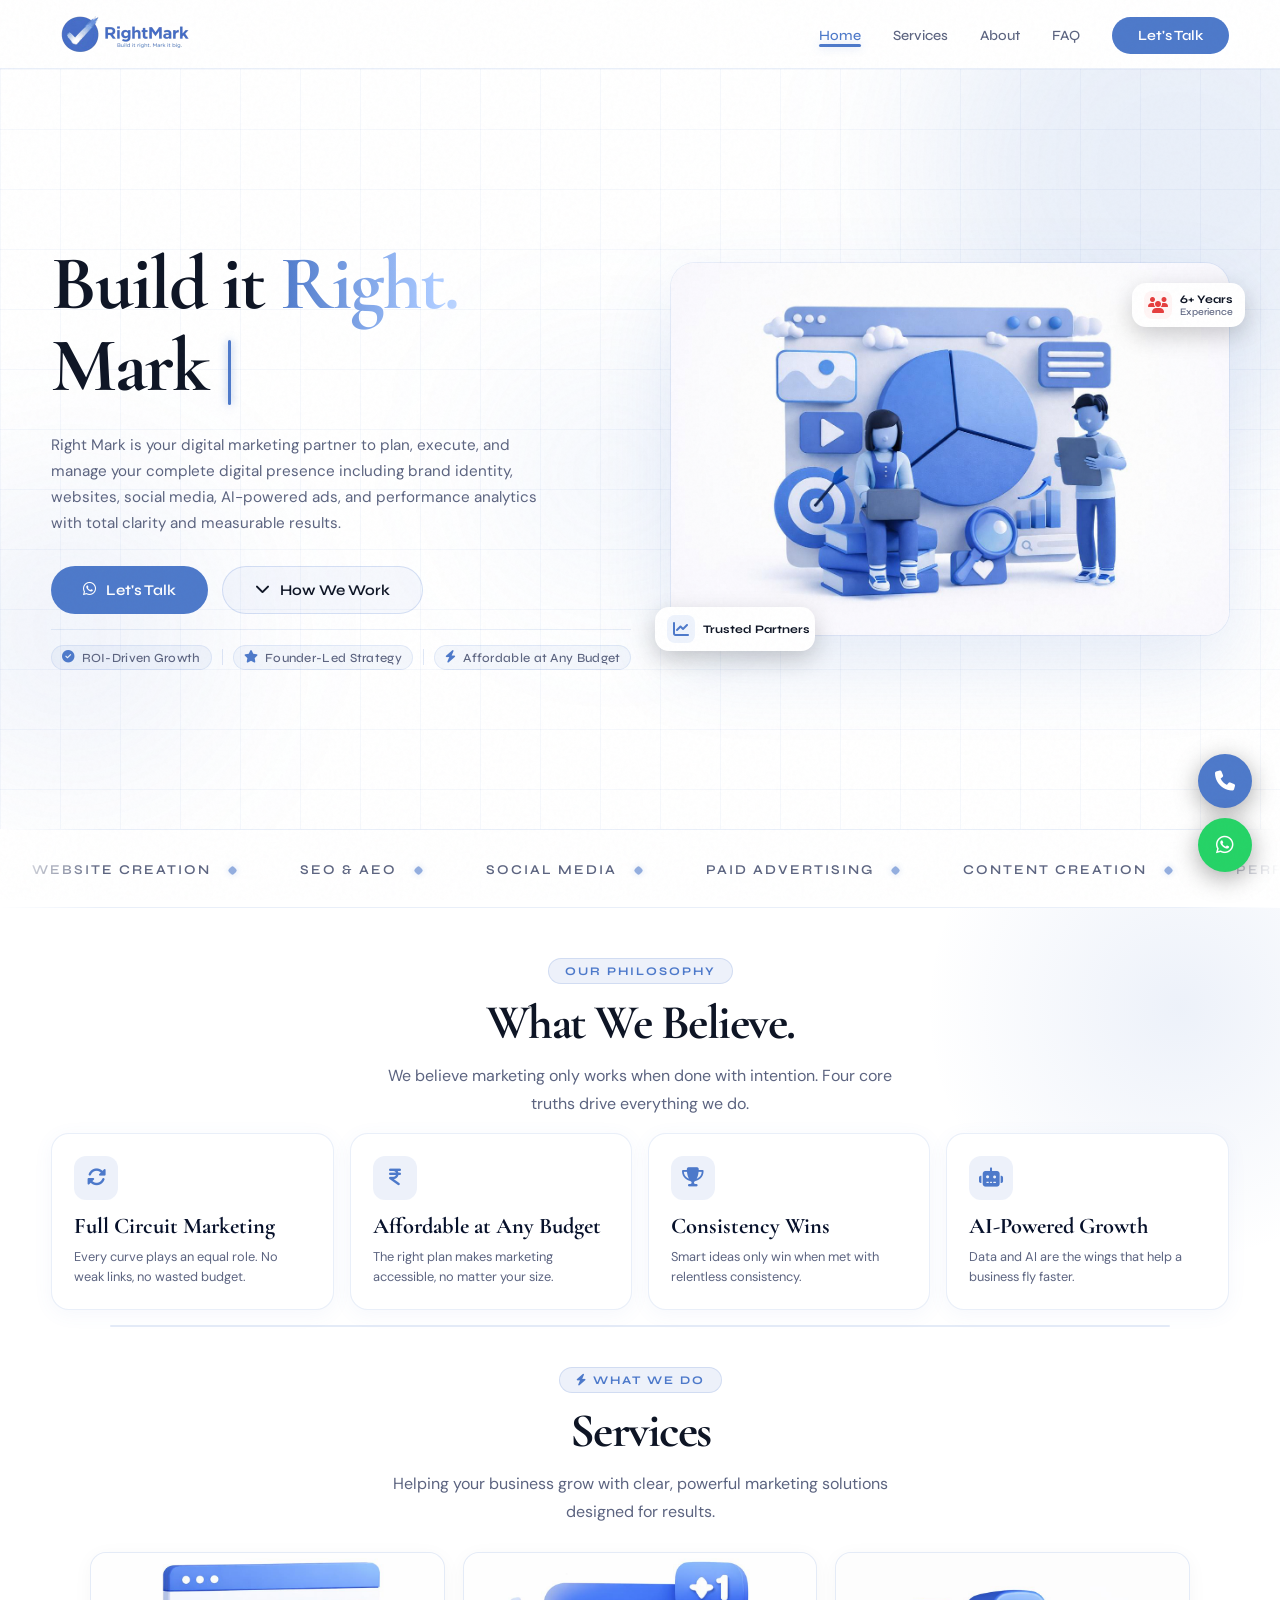
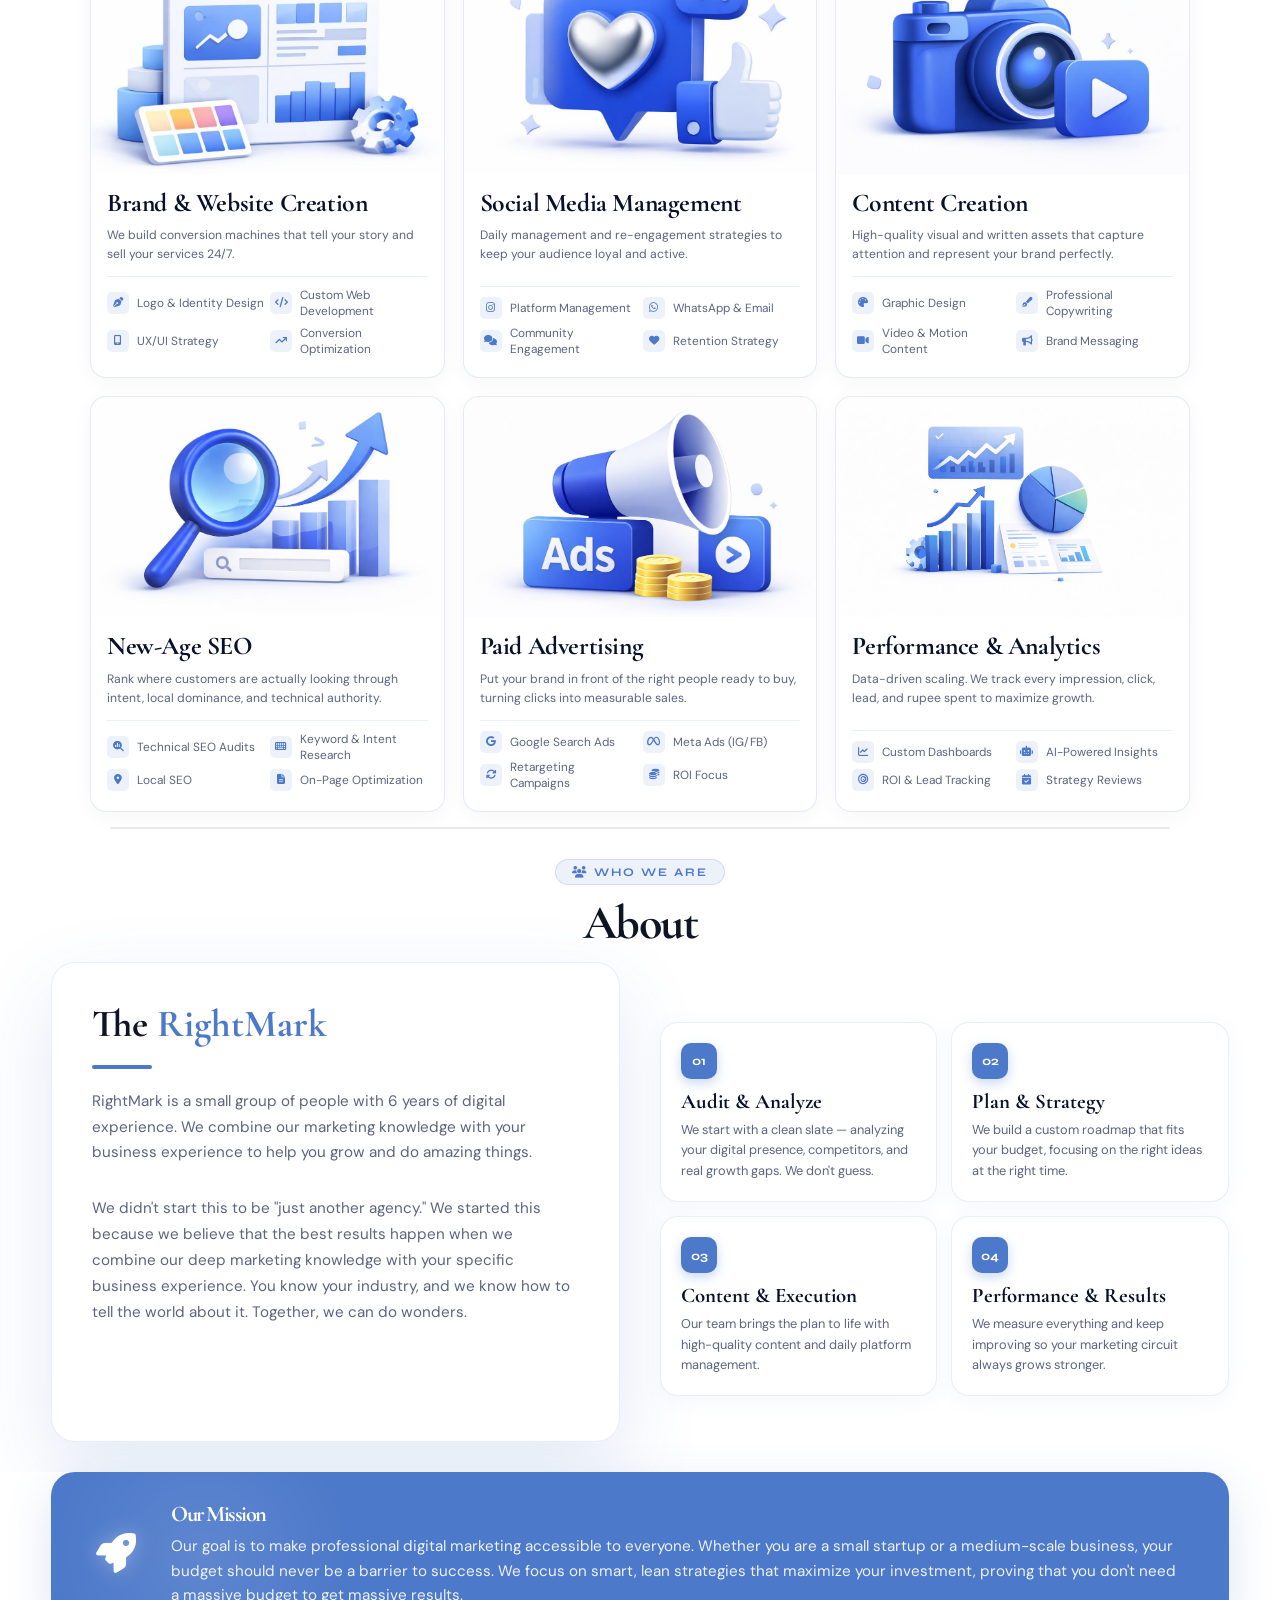
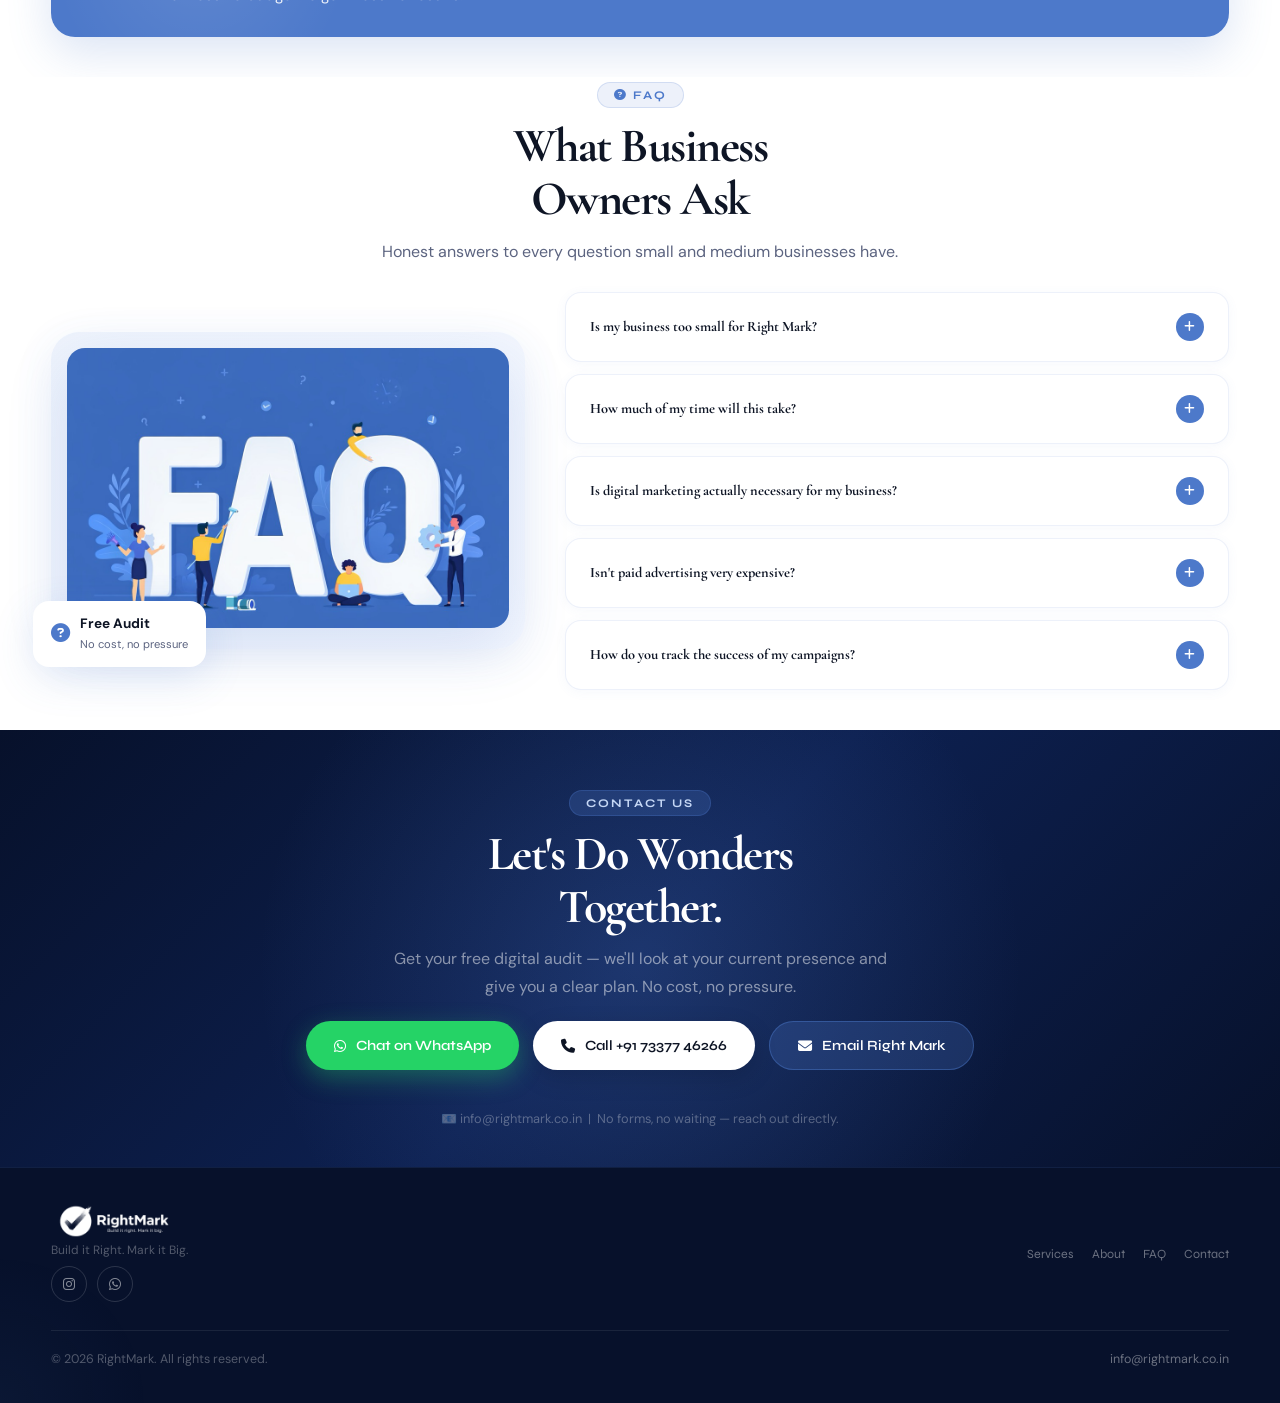
<file: index.html>
<!DOCTYPE html>
<html lang="en">

<head>
    <!-- Google Tag Manager -->
    <script>(function (w, d, s, l, i) {
            w[l] = w[l] || []; w[l].push({
                'gtm.start':
                    new Date().getTime(), event: 'gtm.js'
            }); var f = d.getElementsByTagName(s)[0],
                j = d.createElement(s), dl = l != 'dataLayer' ? '&l=' + l : ''; j.async = true; j.src =
                    'https://www.googletagmanager.com/gtm.js?id=' + i + dl; f.parentNode.insertBefore(j, f);
        })(window, document, 'script', 'dataLayer', 'GTM-KBF25BWV');</script>
    <!-- End Google Tag Manager -->
    <meta charset="UTF-8" />
    <meta name="viewport" content="width=device-width, initial-scale=1.0" />
    <title>RightMark | Build it Right. Mark it Big.</title>

    <meta name="description"
        content="RightMark — digital marketing agency specialising in web design, SEO, social media, paid ads and analytics for small and medium businesses." />
    <link rel="icon" type="image/png" href="./images/favicon.png" />
    <link rel="shortcut icon" type="image/png" href="./images/favicon.png" />
    <link rel="preconnect" href="https://fonts.googleapis.com" />
    <link rel="preconnect" href="https://fonts.gstatic.com" crossorigin />
    <link
        href="https://fonts.googleapis.com/css2?family=Cormorant+Garamond:ital,wght@0,300;0,400;0,600;1,300;1,400;1,600&family=DM+Sans:ital,wght@0,300;0,400;0,500;0,600;1,300;1,400;1,500;1,600&family=Syne:wght@400;600;700;800&display=swap"
        rel="stylesheet" />
    <link rel="stylesheet" href="https://cdnjs.cloudflare.com/ajax/libs/font-awesome/6.5.0/css/all.min.css" />
    <link rel="stylesheet" href="styles.css" />
</head>

<body>
    <!-- Google Tag Manager (noscript) -->
    <noscript><iframe src="https://www.googletagmanager.com/ns.html?id=GTM-KBF25BWV" height="0" width="0"
            style="display:none;visibility:hidden"></iframe></noscript>
    <!-- End Google Tag Manager (noscript) -->

    <div id="preloader">
        <div class="preloader-inner">
            <div class="preloader-logo"></div>
            <div class="preloader-bar">
                <div class="preloader-fill"></div>
            </div>
        </div>
    </div>

    <div id="scroll-progress"></div>

    <nav id="navbar">
        <a href="index.html" class="nav-logo">
            <img src="images/logo.png" alt="RightMark" class="nav-logo-img" />
        </a>
        <ul class="nav-links">
            <li><a href="#home">Home</a></li>
            <li><a href="#services">Services</a></li>
            <li><a href="#about">About</a></li>
            <li><a href="#faq">FAQ</a></li>
            <li><a href="#contact" class="nav-cta">Let's Talk</a></li>
        </ul>
        <div class="hamburger" id="hamburger"><span></span><span></span><span></span></div>
    </nav>

    <section class="hero" id="home">
        <div class="orb orb-1"></div>
        <div class="orb orb-2"></div>
        <div class="orb orb-3"></div>

        <div class="hero-left">
            <h1 id="hero-heading" class="hero-heading-anim">
                <span id="hero-typed"></span><span class="hero-cursor" id="hero-cursor"></span>
            </h1>
            <br>
            <p>Right Mark is your digital marketing partner to plan, execute, and manage your complete digital presence
                including brand identity, websites, social media, AI-powered ads, and performance analytics with total
                clarity and measurable results.</p>
            <br>
            <div class="hero-btns">
                <a href="#contact" class="btn-primary"><i class="fa-brands fa-whatsapp"></i>Let's Talk</a>
                <a href="#about" class="btn-secondary"><i class="fa-solid fa-chevron-down"></i>How We Work</a>
                <br>
            </div>
            <div class="hero-trust-line">
                <div class="trust-pill"><i class="fa-solid fa-circle-check"></i> ROI-Driven Growth</div>
                <div class="trust-divider"></div>
                <div class="trust-pill"><i class="fa-solid fa-star"></i> Founder-Led Strategy</div>
                <div class="trust-divider"></div>
                <div class="trust-pill"><i class="fa-solid fa-bolt"></i> Affordable at Any Budget</div>
            </div>
        </div>

        <div class="hero-right">
            <div class="hero-img-wrap">
                <div class="img-badge badge-a">
                    <div class="badge-icon" style="background:#eef3fc"><i class="fa-solid fa-chart-line"
                            style="color:#4D79CA;font-size:1rem"></i></div>
                    <div>
                        <div style="font-weight:700">Trusted Partners</div>
                        <div class="badge-label"></div>
                    </div>
                </div>

                <img src="./images/hero.jpg" alt="Digital Marketing Engagement" class="hero-img-main" />

                <div class="img-badge badge-c">
                    <div class="badge-icon" style="background:#fff5f5"><i class="fa-solid fa-users"
                            style="color:#e53e3e;font-size:1rem"></i></div>
                    <div>
                        <div style="font-weight:700">6+ Years</div>
                        <div class="badge-label">Experience</div>
                    </div>
                </div>
            </div>
        </div>
    </section>

    <div class="ticker-wrap">
        <div class="ticker">
            <div class="ticker-item">Website Creation<span class="ticker-dot"></span></div>
            <div class="ticker-item">SEO &amp; AEO<span class="ticker-dot"></span></div>
            <div class="ticker-item">Social Media<span class="ticker-dot"></span></div>
            <div class="ticker-item">Paid Advertising<span class="ticker-dot"></span></div>
            <div class="ticker-item">Content Creation<span class="ticker-dot"></span></div>
            <div class="ticker-item">Performance Analytics<span class="ticker-dot"></span></div>
            <div class="ticker-item">Brand Identity<span class="ticker-dot"></span></div>
            <div class="ticker-item">WhatsApp Marketing<span class="ticker-dot"></span></div>
            <div class="ticker-item">Website Creation<span class="ticker-dot"></span></div>
            <div class="ticker-item">SEO &amp; AEO<span class="ticker-dot"></span></div>
            <div class="ticker-item">Social Media<span class="ticker-dot"></span></div>
            <div class="ticker-item">Paid Advertising<span class="ticker-dot"></span></div>
            <div class="ticker-item">Content Creation<span class="ticker-dot"></span></div>
            <div class="ticker-item">Performance Analytics<span class="ticker-dot"></span></div>
            <div class="ticker-item">Brand Identity<span class="ticker-dot"></span></div>
            <div class="ticker-item">WhatsApp Marketing<span class="ticker-dot"></span></div>
        </div>
    </div>

    <section class="beliefs" id="beliefs">
        <div class="section-center-header reveal">
            <span class="section-tag">Our Philosophy</span>
            <h2 class="section-title">What We Believe.</h2>
            <p class="section-sub">We believe marketing only works when done with intention. Four core truths drive
                everything we do.</p>
        </div>

        <div class="beliefs-grid-centered" style="max-width: 1200px; margin: 0 auto;">
            <div class="beliefs-grid">
                <div class="belief-card reveal reveal-delay-1">
                    <div class="belief-icon"><i class="fa-solid fa-rotate"></i></div>
                    <h4>Full Circuit Marketing</h4>
                    <p>Every curve plays an equal role. No weak links, no wasted budget.</p>
                </div>
                <div class="belief-card reveal reveal-delay-2">
                    <div class="belief-icon"><i class="fa-solid fa-indian-rupee-sign"></i></div>
                    <h4>Affordable at Any Budget</h4>
                    <p>The right plan makes marketing accessible, no matter your size.</p>
                </div>
                <div class="belief-card reveal reveal-delay-3">
                    <div class="belief-icon"><i class="fa-solid fa-trophy"></i></div>
                    <h4>Consistency Wins</h4>
                    <p>Smart ideas only win when met with relentless consistency.</p>
                </div>
                <div class="belief-card reveal reveal-delay-4">
                    <div class="belief-icon"><i class="fa-solid fa-robot"></i></div>
                    <h4>AI-Powered Growth</h4>
                    <p>Data and AI are the wings that help a business fly faster.</p>
                </div>
            </div>
        </div>
    </section>

    <section class="services" id="services">
        <div class="section-center-header reveal">
            <span class="section-tag"><i class="fa-solid fa-bolt"></i> What We Do</span>
            <h2 class="section-title">Services</h2>
            <p class="section-sub">Helping your business grow with clear, powerful marketing solutions <br> designed for
                results.</p>
            <br>
        </div>


        <div class="services-grid">

            <div class="service-card reveal reveal-delay-1">
                <div class="service-card-img-wrap">
                    <img src="images/brand.png" alt="Website Design" class="service-card-img" />
                </div>
                <div class="service-card-content">

                    <h3>Brand & Website Creation</h3>
                    <p>We build conversion machines that tell your story and sell your services 24/7.</p>
                    <ul class="service-features">
                        <li><span class="fi"><i class="fa-solid fa-pen-nib"></i></span> Logo & Identity Design</li>
                        <li><span class="fi"><i class="fa-solid fa-code"></i></span> Custom Web Development</li>
                        <li><span class="fi"><i class="fa-solid fa-mobile-screen"></i></span> UX/UI Strategy</li>
                        <li><span class="fi"><i class="fa-solid fa-arrow-trend-up"></i></span> Conversion Optimization
                        </li>
                    </ul>
                </div>
            </div>

            <div class="service-card reveal reveal-delay-2">
                <div class="service-card-img-wrap">
                    <img src="images/social.png" alt="Social Media" class="service-card-img" />
                </div>
                <div class="service-card-content">

                    <h3>Social Media Management</h3>
                    <p>Daily management and re-engagement strategies to keep your audience loyal and active.</p>
                    <ul class="service-features">
                        <li><span class="fi"><i class="fa-brands fa-instagram"></i></span> Platform Management</li>
                        <li><span class="fi"><i class="fa-brands fa-whatsapp"></i></span> WhatsApp & Email</li>
                        <li><span class="fi"><i class="fa-solid fa-comments"></i></span> Community Engagement</li>
                        <li><span class="fi"><i class="fa-solid fa-heart"></i></span> Retention Strategy</li>
                    </ul>
                </div>
            </div>

            <div class="service-card reveal reveal-delay-3">
                <div class="service-card-img-wrap">
                    <img src="images/content.png" alt="Content Creation" class="service-card-img" />
                </div>
                <div class="service-card-content">

                    <h3>Content Creation</h3>
                    <p>High-quality visual and written assets that capture attention and represent your brand perfectly.
                    </p>
                    <ul class="service-features">
                        <li><span class="fi"><i class="fa-solid fa-palette"></i></span> Graphic Design</li>
                        <li><span class="fi"><i class="fa-solid fa-pen-fancy"></i></span> Professional Copywriting</li>
                        <li><span class="fi"><i class="fa-solid fa-video"></i></span> Video & Motion Content</li>
                        <li><span class="fi"><i class="fa-solid fa-bullhorn"></i></span> Brand Messaging</li>
                    </ul>
                </div>
            </div>

            <div class="service-card reveal reveal-delay-1">
                <div class="service-card-img-wrap">
                    <img src="images/seo.png" alt="SEO" class="service-card-img" />
                </div>
                <div class="service-card-content">

                    <h3>New-Age SEO</h3>
                    <p>Rank where customers are actually looking through intent, local dominance, and technical
                        authority.</p>
                    <ul class="service-features">
                        <li><span class="fi"><i class="fa-solid fa-magnifying-glass-chart"></i></span> Technical SEO
                            Audits</li>
                        <li><span class="fi"><i class="fa-solid fa-keyboard"></i></span> Keyword & Intent Research</li>
                        <li><span class="fi"><i class="fa-solid fa-location-dot"></i></span> Local SEO</li>
                        <li><span class="fi"><i class="fa-solid fa-file-lines"></i></span> On-Page Optimization</li>
                    </ul>
                </div>
            </div>

            <div class="service-card reveal reveal-delay-2">
                <div class="service-card-img-wrap">
                    <img src="images/ads.png" alt="Paid Advertising" class="service-card-img" />
                </div>
                <div class="service-card-content">

                    <h3>Paid Advertising</h3>
                    <p>Put your brand in front of the right people ready to buy, turning clicks into measurable sales.
                    </p>
                    <ul class="service-features">
                        <li><span class="fi"><i class="fa-brands fa-google"></i></span> Google Search Ads</li>
                        <li><span class="fi"><i class="fa-brands fa-meta"></i></span> Meta Ads (IG/FB)</li>
                        <li><span class="fi"><i class="fa-solid fa-rotate"></i></span> Retargeting Campaigns</li>
                        <li><span class="fi"><i class="fa-solid fa-coins"></i></span> ROI Focus</li>
                    </ul>
                </div>
            </div>

            <div class="service-card reveal reveal-delay-3">
                <div class="service-card-img-wrap">
                    <img src="images/performance.jpg" alt="Analytics" class="service-card-img" />
                </div>
                <div class="service-card-content">

                    <h3>Performance & Analytics</h3>
                    <p>Data-driven scaling. We track every impression, click, lead, and rupee spent to maximize growth.
                    </p>
                    <ul class="service-features">
                        <li><span class="fi"><i class="fa-solid fa-chart-line"></i></span> Custom Dashboards</li>
                        <li><span class="fi"><i class="fa-solid fa-robot"></i></span> AI-Powered Insights</li>
                        <li><span class="fi"><i class="fa-solid fa-bullseye"></i></span> ROI & Lead Tracking</li>
                        <li><span class="fi"><i class="fa-solid fa-calendar-check"></i></span> Strategy Reviews</li>
                    </ul>
                </div>
            </div>
    </section>

    <section class="about" id="about">
        <div class="section-center-header reveal">
            <span class="section-tag"><i class="fa-solid fa-users"></i> Who We Are</span>
            <h2 class="section-title">About</h2>
        </div>
        <div class="about-inner">
            <div class="about-visual-panel reveal-left">
                <div class="avp-top">
                    <h2 class="avp-heading">The <strong>RightMark</strong></h2>
                    <div class="avp-divider"></div>
                    <p class="avp-desc">RightMark is a small group of people with 6 years of digital experience. We
                        combine our marketing knowledge with your business experience to help you grow and do amazing
                        things.</p>
                    <p class="avp-desc">We didn't start this to be "just another agency." We started this because we
                        believe that the best results happen when we combine our deep marketing knowledge with your
                        specific business experience. You know your industry, and we know how to tell the world about
                        it. Together, we can do wonders.
                    </p>

                </div>
            </div>

            <div class="reveal-right">
                <div class="about-steps">
                    <div class="step reveal reveal-delay-1">
                        <div class="step-num">01</div>
                        <div class="step-content">
                            <h4>Audit &amp; Analyze</h4>
                            <p>We start with a clean slate — analyzing your digital presence, competitors, and real
                                growth gaps. We don't guess.</p>
                        </div>
                    </div>
                    <div class="step reveal reveal-delay-2">
                        <div class="step-num">02</div>
                        <div class="step-content">
                            <h4>Plan &amp; Strategy</h4>
                            <p>We build a custom roadmap that fits your budget, focusing on the right ideas at the right
                                time.</p>
                        </div>
                    </div>
                    <div class="step reveal reveal-delay-3">
                        <div class="step-num">03</div>
                        <div class="step-content">
                            <h4>Content &amp; Execution</h4>
                            <p>Our team brings the plan to life with high-quality content and daily platform management.
                            </p>
                        </div>
                    </div>
                    <div class="step reveal reveal-delay-4">
                        <div class="step-num">04</div>
                        <div class="step-content">
                            <h4>Performance &amp; Results</h4>
                            <p>We measure everything and keep improving so your marketing circuit always grows stronger.
                            </p>
                        </div>
                    </div>
                </div>
            </div>
        </div>
    </section>

    <section class="mission-section" id="mission">
        <div class="mission-container reveal">
            <div class="mission-icon">
                <i class="fa-solid fa-rocket"></i>
            </div>
            <div class="mission-info">
                <h2 class="section-title">Our Mission</h2>
                <p class="mission-text">
                    Our goal is to make professional digital marketing accessible to everyone. Whether you are a small
                    startup or a medium-scale business, your budget should never be a barrier to success. We focus on
                    smart,
                    lean strategies that maximize your investment, proving that you don't need a massive budget to get
                    massive results.
                </p>
            </div>
        </div>
    </section>



    <section class="faq-section" id="faq">
        <div class="section-center-header reveal">
            <span class="section-tag"><i class="fa-solid fa-circle-question"></i> FAQ</span>
            <h2 class="section-title">What Business<br>Owners Ask</h2>
            <p class="section-sub">Honest answers to every question small and medium businesses have.</p>
            <br>
        </div>

        <div class="faq-inner">
            <div class="faq-img-wrap reveal-left">
                <div class="faq-badge">
                    <i class="fa-solid fa-circle-question"></i>
                    <div class="b-text"><strong>Free Audit</strong><span>No cost, no pressure</span></div>
                </div>
                <img src="images/FAQ.jpg" alt="Business consultation" class="faq-img" style="object-fit: cover;" />
            </div>

            <div class="faq-list">
                <div class="faq-item reveal reveal-delay-1">
                    <div class="faq-q" onclick="toggleFaq(this)">
                        <h4>Is my business too small for Right Mark?</h4>
                        <div class="faq-icon"><i class="fa-solid fa-plus"></i></div>
                    </div>
                    <div class="faq-a">
                        <p>No. We specifically built this for small and medium businesses. We believe every brand
                            deserves a professional presence, no matter the size of the budget.</p>
                    </div>
                </div>
                <div class="faq-item reveal reveal-delay-2">
                    <div class="faq-q" onclick="toggleFaq(this)">
                        <h4>How much of my time will this take?</h4>
                        <div class="faq-icon"><i class="fa-solid fa-plus"></i></div>
                    </div>
                    <div class="faq-a">
                        <p>Very little. We combine our marketing knowledge with your business experience to set the
                            plan. Then, we handle the daily work while you run your business.</p>
                    </div>
                </div>
                <div class="faq-item reveal reveal-delay-3">
                    <div class="faq-q" onclick="toggleFaq(this)">
                        <h4>Is digital marketing actually necessary for my business?</h4>
                        <div class="faq-icon"><i class="fa-solid fa-plus"></i></div>
                    </div>
                    <div class="faq-a">
                        <p>If your customers use a phone to find services, then yes. Even a simple website and local
                            search presence make sure you aren't invisible. We help you stay where your customers are
                            looking.</p>
                    </div>
                </div>
                <div class="faq-item reveal reveal-delay-4">
                    <div class="faq-q" onclick="toggleFaq(this)">
                        <h4>Isn't paid advertising very expensive?</h4>
                        <div class="faq-icon"><i class="fa-solid fa-plus"></i></div>
                    </div>
                    <div class="faq-a">
                        <p>It's only expensive if it doesn't bring you customers. We use a targeted approach even with a
                            limited budget. Every rupee is used to bring you a real lead.</p>
                    </div>
                </div>
                <div class="faq-item reveal reveal-delay-5">
                    <div class="faq-q" onclick="toggleFaq(this)">
                        <h4>How do you track the success of my campaigns?</h4>
                        <div class="faq-icon"><i class="fa-solid fa-plus"></i></div>
                    </div>
                    <div class="faq-a">
                        <p>We implement detailed analytics and lead tracking for every project, giving you custom
                            dashboards so you can see exactly where your leads are coming from.</p>
                    </div>
                </div>
            </div>
        </div>
    </section>

    <section class="contact" id="contact">
        <div class="contact-content">
            <div class="reveal">
                <span class="section-tag" style="background:rgba(77,121,202,0.25);color:#c5d7f5">Contact Us</span>
                <h2 class="section-title">Let's Do Wonders<br>Together.</h2>
                <p class="section-sub">Get your free digital audit — we'll look at your current presence and give you a
                    clear plan. No cost, no pressure.</p>
            </div>



            <div class="contact-methods reveal">
                <a href="https://wa.me/917337746266" class="contact-btn whatsapp" target="_blank" rel="noopener">
                    <i class="fa-brands fa-whatsapp"></i> Chat on WhatsApp
                </a>
                <a href="tel:+917337746266" class="contact-btn phone">
                    <i class="fa-solid fa-phone"></i> Call +91 73377 46266
                </a>
                <a href="mailto:info@rightmark.co.in" class="contact-btn email">
                    <i class="fa-solid fa-envelope"></i> Email Right Mark
                </a>
            </div>
            <p class="contact-note">📧 info@rightmark.co.in &nbsp;|&nbsp; No forms, no waiting — reach out directly.</p>
        </div>
    </section>

    <footer>
        <div class="footer-brand">
            <div class="footer-logo">
                <img src="images/logo.png" alt="RightMark" class="footer-logo-img" />

            </div>
            <p class="footer-tagline">Build it Right. Mark it Big.</p>

            <div class="footer-socials">
                <a href="https://www.instagram.com/rightmark.co.in?igsh=MTNnanNmMTJvMXZxag%3D%3D&utm_source=qr"
                    class="social-btn" aria-label="Instagram" target="_blank" rel="noopener"><i
                        class="fa-brands fa-instagram"></i></a>
                <a href="https://wa.me/917337746266" class="social-btn" aria-label="WhatsApp" target="_blank"
                    rel="noopener"><i class="fa-brands fa-whatsapp"></i></a>
            </div>
        </div>
        <div class="footer-links">
            <a href="#services">Services</a>
            <a href="#about">About</a>
            <a href="#faq">FAQ</a>
            <a href="#contact">Contact</a>
        </div>
        <div class="footer-bottom">
            <p>&copy; 2026 RightMark. All rights reserved.</p>
            <a href="mailto:info@rightmark.co.in">info@rightmark.co.in</a>
        </div>
    </footer>

    <div class="float-widget">
        <a href="tel:+917337746266" class="float-btn float-call" title="Call Us">
            <i class="fa-solid fa-phone"></i>
        </a>
        <a href="https://wa.me/917337746266" class="float-btn float-wa" title="WhatsApp" target="_blank" rel="noopener">
            <i class="fa-brands fa-whatsapp"></i>
        </a>
    </div>

    <button id="back-to-top" aria-label="Back to top">
        <i class="fa-solid fa-arrow-up"></i>
    </button>

    <script src="script.js" defer></script>

    <script>
        (function () {
            var segments = [
                { text: 'Build it ', blue: false },
                { text: 'Right.', blue: true },
                { text: '\n', isBr: true },
                { text: 'Mark it ', blue: false },
                { text: 'Big.', blue: true }
            ];

            var container = document.getElementById('hero-typed');
            var cursor = document.getElementById('hero-cursor');

            /* Flatten to individual character list */
            var chars = [];
            segments.forEach(function (seg) {
                if (seg.isBr) {
                    chars.push({ br: true });
                } else {
                    seg.text.split('').forEach(function (ch) {
                        chars.push({ ch: ch, blue: seg.blue });
                    });
                }
            });

            /* ---- TYPE forward ---- */
            function typeChar(i) {
                if (i >= chars.length) {
                    /* Finished typing — stop and fade cursor */
                    setTimeout(function () {
                        cursor.classList.add('done');
                    }, 1000);
                    return;
                }

                var item = chars[i];

                if (item.br) {
                    container.appendChild(document.createElement('br'));
                } else {
                    var currentSpan = container.lastElementChild;

                    /* Start a new span when colour changes or after a BR */
                    if (!currentSpan || currentSpan.tagName === 'BR' || currentSpan.dataset.blue !== String(item.blue)) {
                        currentSpan = document.createElement('span');
                        currentSpan.dataset.blue = String(item.blue);
                        if (item.blue) currentSpan.className = 'hw-blue';
                        container.appendChild(currentSpan);
                    }
                    currentSpan.textContent += item.ch;
                }

                var delay = item.br ? 200
                    : item.ch === '.' ? 160
                        : item.ch === ',' ? 120
                            : item.ch === ' ' ? 55
                                : 72;
                setTimeout(function () { typeChar(i + 1); }, delay);
            }

            /* Initial run — only once */
            setTimeout(function () { typeChar(0); }, 500);
        })();
    </script>
</body>

</html>
</file>
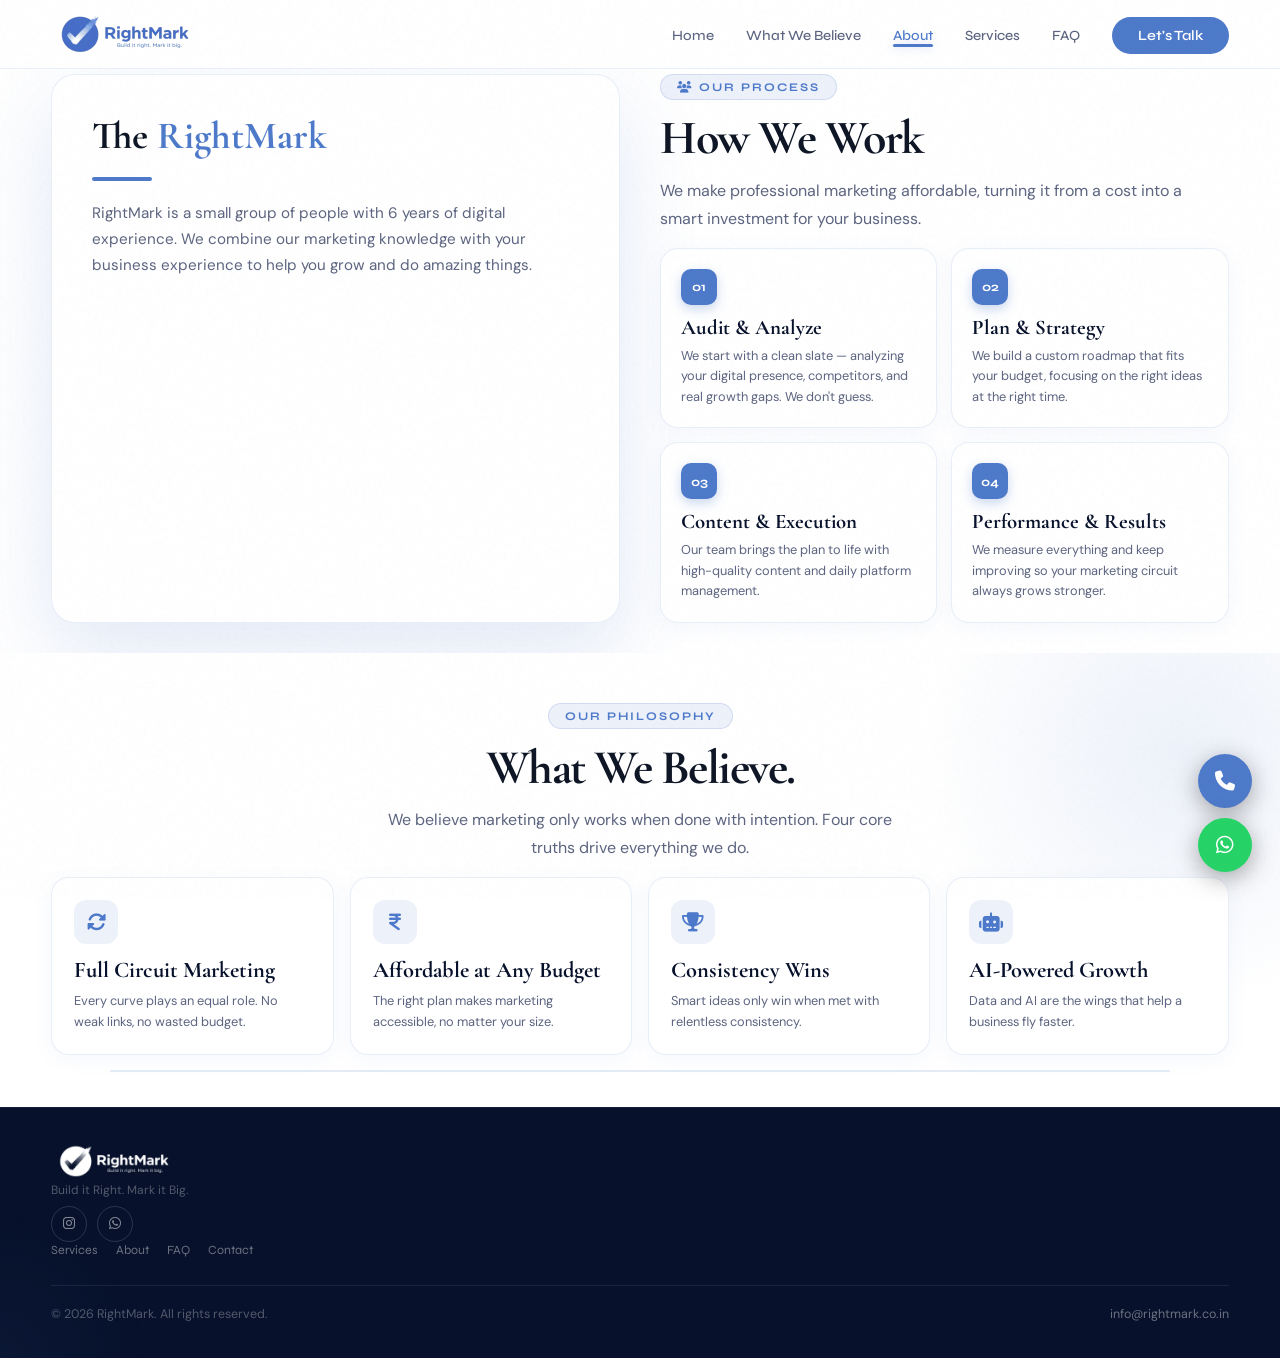
<file: about.html>
<!DOCTYPE html>
<html lang="en">

<head>
  <!-- Google Tag Manager -->
  <script>(function(w,d,s,l,i){w[l]=w[l]||[];w[l].push({'gtm.start':
  new Date().getTime(),event:'gtm.js'});var f=d.getElementsByTagName(s)[0],
  j=d.createElement(s),dl=l!='dataLayer'?'&l='+l:'';j.async=true;j.src=
  'https://www.googletagmanager.com/gtm.js?id='+i+dl;f.parentNode.insertBefore(j,f);
  })(window,document,'script','dataLayer','GTM-KBF25BWV');</script>
  <!-- End Google Tag Manager -->
  <meta charset="UTF-8" />
  <meta name="viewport" content="width=device-width, initial-scale=1.0" />
  <title>About Us | RightMark — Who We Are</title>
  <meta name="description"
    content="RightMark — digital marketing agency specialising in web design, SEO, social media, paid ads and analytics." />
  <link rel="icon" type="image/png" href="images/favicon.png" />
  <link rel="preconnect" href="https://fonts.googleapis.com" />
  <link rel="preconnect" href="https://fonts.gstatic.com" crossorigin />
  <link
    href="https://fonts.googleapis.com/css2?family=Cormorant+Garamond:ital,wght@0,300;0,400;0,600;1,300;1,400;1,600&family=DM+Sans:ital,wght@0,300;0,400;0,500;0,600;1,400&family=Syne:wght@400;600;700;800&display=swap"
    rel="stylesheet" />
  <link rel="stylesheet" href="https://cdnjs.cloudflare.com/ajax/libs/font-awesome/6.5.0/css/all.min.css" />
  <link rel="stylesheet" href="styles.css" />
</head>

<body>
  <!-- Google Tag Manager (noscript) -->
  <noscript><iframe src="https://www.googletagmanager.com/ns.html?id=GTM-KBF25BWV"
  height="0" width="0" style="display:none;visibility:hidden"></iframe></noscript>
  <!-- End Google Tag Manager (noscript) -->

  <div id="preloader">
    <div class="preloader-inner">
      <div class="preloader-logo"></div>
      <div class="preloader-bar">
        <div class="preloader-fill"></div>
      </div>
    </div>
  </div>
  <div id="scroll-progress"></div>

  <nav id="navbar">
    <a href="index.html" class="nav-logo"><img src="images/logo.png" alt="RightMark" class="nav-logo-img" /></a>
    <ul class="nav-links">
      <li><a href="index.html">Home</a></li>
      <li><a href="#beliefs">What We Believe</a></li>
      <li><a href="about.html" class="active">About</a></li>
      <li><a href="services.html">Services</a></li>
      <li><a href="index.html#faq">FAQ</a></li>
      <li><a href="index.html#contact" class="nav-cta">Let's Talk</a></li>
    </ul>
    <div class="hamburger" id="hamburger"><span></span><span></span><span></span></div>
  </nav>

  <!-- ========== ABOUT ========== -->
  <section class="about" id="about">
    <div class="about-inner">

      <!-- Visual Panel — same as index.html -->
      <div class="about-visual-panel reveal-left">
        <div class="avp-top">
          <h2 class="avp-heading">The <strong>RightMark</strong></h2>
          <div class="avp-divider"></div>

          <p class="avp-desc">RightMark is a small group of people with 6 years of digital experience. We combine our
            marketing knowledge with your business experience to help you grow and do amazing things.

          </p>

        </div>
      </div>

      <div class="reveal-right">
        <span class="section-tag"><i class="fa-solid fa-users"></i> Our Process</span>
        <h2 class="section-title">How We <strong>Work</strong></h2>
        <p class="section-sub" style="margin-bottom:0">We make professional marketing affordable, turning it from a cost
          into a smart investment for your business.</p>
        <div class="about-steps">
          <div class="step reveal reveal-delay-1">
            <div class="step-num">01</div>
            <div class="step-content">
              <h4>Audit &amp; Analyze</h4>
              <p>We start with a clean slate — analyzing your digital presence, competitors, and real growth gaps. We
                don't guess.</p>
            </div>
          </div>
          <div class="step reveal reveal-delay-2">
            <div class="step-num">02</div>
            <div class="step-content">
              <h4>Plan &amp; Strategy</h4>
              <p>We build a custom roadmap that fits your budget, focusing on the right ideas at the right time.</p>
            </div>
          </div>
          <div class="step reveal reveal-delay-3">
            <div class="step-num">03</div>
            <div class="step-content">
              <h4>Content &amp; Execution</h4>
              <p>Our team brings the plan to life with high-quality content and daily platform management.</p>
            </div>
          </div>
          <div class="step reveal reveal-delay-4">
            <div class="step-num">04</div>
            <div class="step-content">
              <h4>Performance &amp; Results</h4>
              <p>We measure everything and keep improving so your marketing circuit always grows stronger.</p>
            </div>
          </div>
        </div>
      </div>

    </div>
  </section>

  <!-- ========== BELIEFS ========== -->
  <section class="beliefs" id="beliefs">
    <div class="section-center-header reveal">
      <span class="section-tag">Our Philosophy</span>
      <h2 class="section-title">What We Believe.</h2>
      <p class="section-sub">We believe marketing only works when done with intention. Four core truths drive everything we do.</p>
    </div>
    
    <div class="beliefs-grid-centered" style="max-width: 1200px; margin: 0 auto;">
      <div class="beliefs-grid">
        <div class="belief-card reveal reveal-delay-1">
          <div class="belief-icon"><i class="fa-solid fa-rotate"></i></div>
          <h4>Full Circuit Marketing</h4>
          <p>Every curve plays an equal role. No weak links, no wasted budget.</p>
        </div>
        <div class="belief-card reveal reveal-delay-2">
          <div class="belief-icon"><i class="fa-solid fa-indian-rupee-sign"></i></div>
          <h4>Affordable at Any Budget</h4>
          <p>The right plan makes marketing accessible, no matter your size.</p>
        </div>
        <div class="belief-card reveal reveal-delay-3">
          <div class="belief-icon"><i class="fa-solid fa-trophy"></i></div>
          <h4>Consistency Wins</h4>
          <p>Smart ideas only win when met with relentless consistency.</p>
        </div>
        <div class="belief-card reveal reveal-delay-4">
          <div class="belief-icon"><i class="fa-solid fa-robot"></i></div>
          <h4>AI-Powered Growth</h4>
          <p>Data and AI are the wings that help a business fly faster.</p>
        </div>
      </div>
    </div>
  </section>

  <!-- ========== FOOTER ========== -->
  <footer>
    <div class="footer-main">
      <div class="footer-brand">
        <div class="footer-logo"><img src="images/logo.png" alt="RightMark" class="footer-logo-img" /></div>
        <p class="footer-tagline">Build it Right. Mark it Big.</p>
        <div class="footer-socials">
          <a href="https://www.instagram.com/rightmark.co.in?igsh=MTNnanNmMTJvMXZxag%3D%3D&utm_source=qr" class="social-btn" aria-label="Instagram" target="_blank" rel="noopener"><i class="fa-brands fa-instagram"></i></a>
          <a href="https://wa.me/917337746266" class="social-btn" aria-label="WhatsApp" target="_blank"
            rel="noopener"><i class="fa-brands fa-whatsapp"></i></a>
        </div>
      </div>
      <div class="footer-links">
        <a href="services.html">Services</a>
        <a href="about.html">About</a>
        <a href="index.html#faq">FAQ</a>
        <a href="index.html#contact">Contact</a>
      </div>
    </div>
    <div class="footer-bottom">
      <p>&copy; 2026 RightMark. All rights reserved.</p>
      <a href="mailto:info@rightmark.co.in">info@rightmark.co.in</a>
    </div>
  </footer>

  <div class="float-widget">
    <a href="tel:+917337746266" class="float-btn float-call" title="Call Us"><i class="fa-solid fa-phone"></i></a>
    <a href="https://wa.me/917337746266" class="float-btn float-wa" title="WhatsApp" target="_blank" rel="noopener"><i
        class="fa-brands fa-whatsapp"></i></a>
  </div>
  <button id="back-to-top" aria-label="Back to top"><i class="fa-solid fa-arrow-up"></i></button>
  <script src="script.js" defer></script>
</body>

</html>
</file>
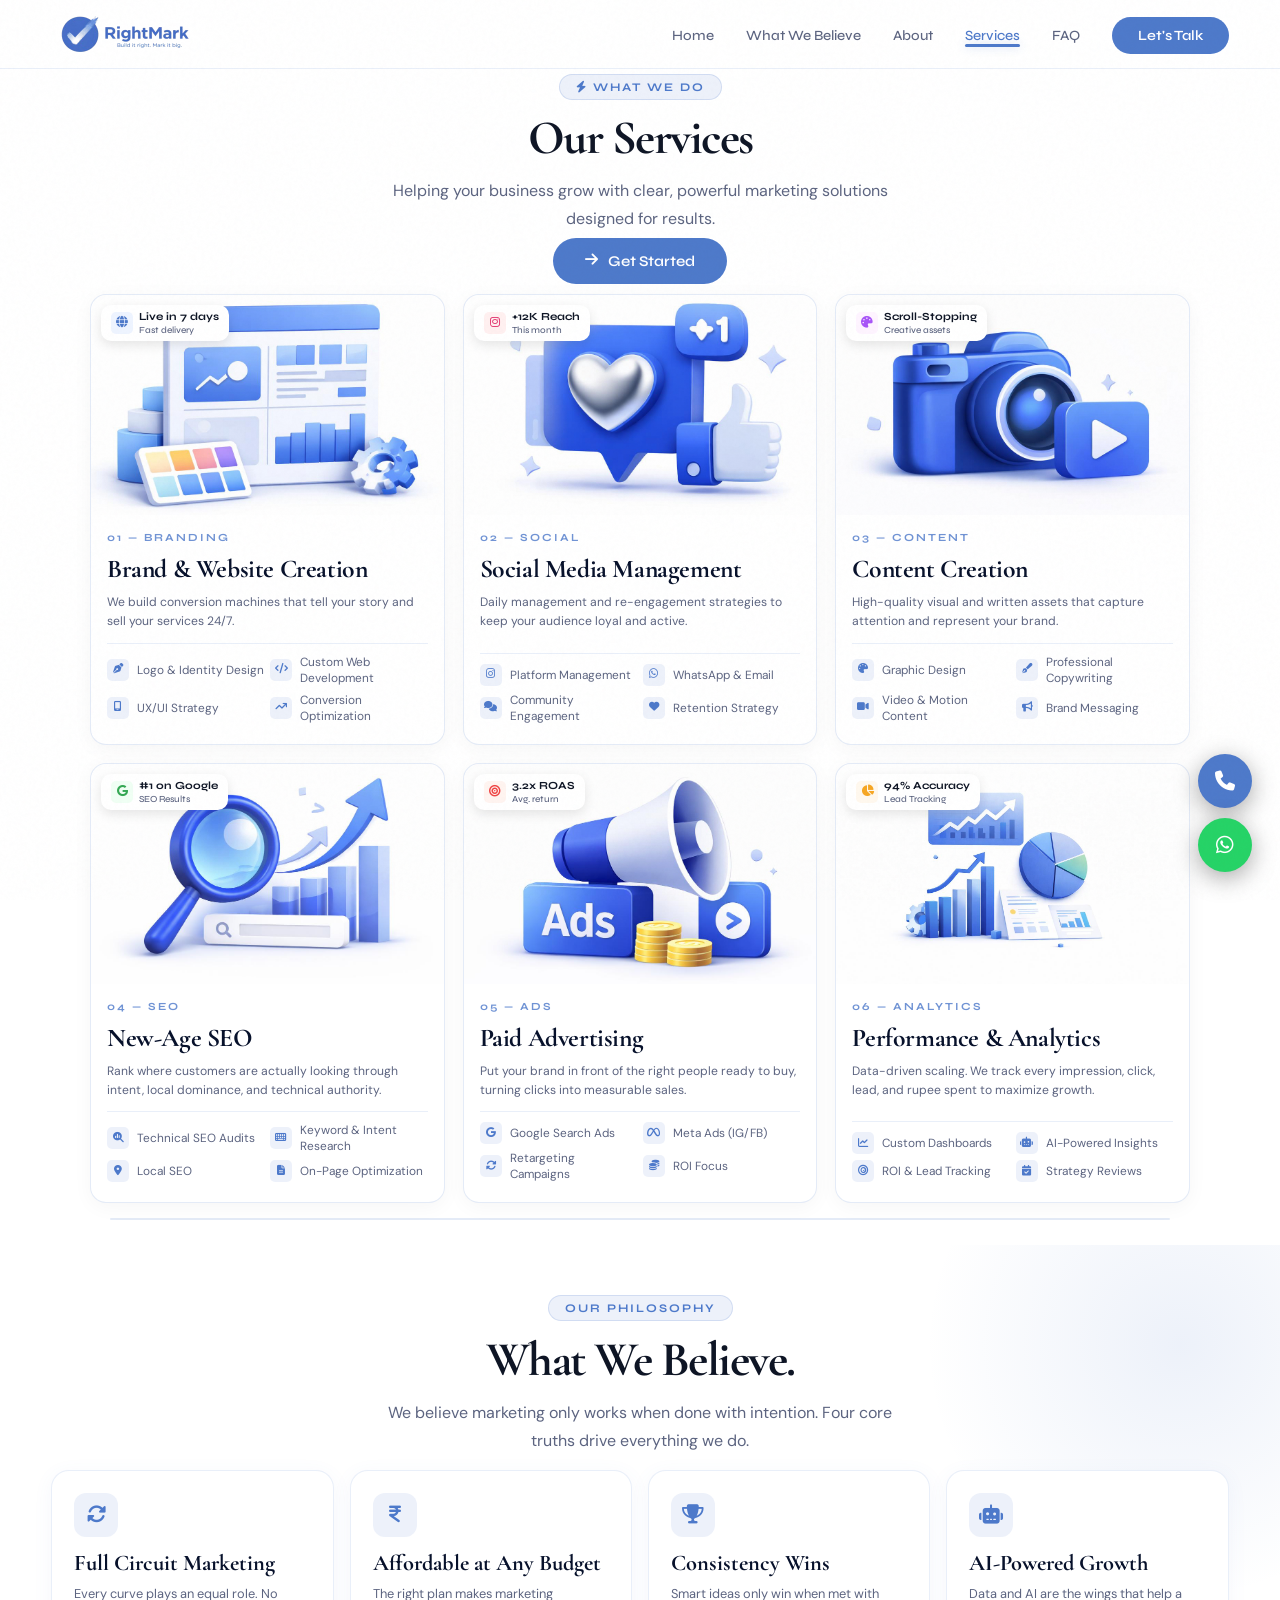
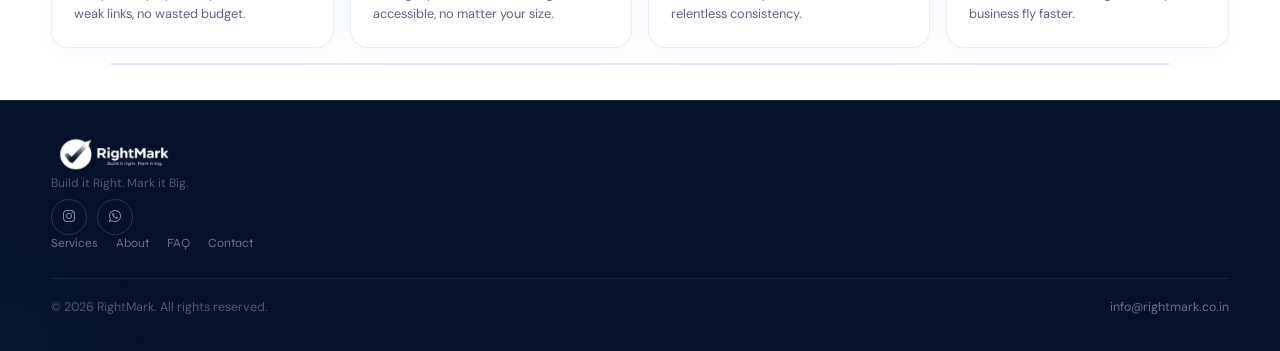
<file: services.html>
<!DOCTYPE html>
<html lang="en">
<head>
  <!-- Google Tag Manager -->
  <script>(function(w,d,s,l,i){w[l]=w[l]||[];w[l].push({'gtm.start':
  new Date().getTime(),event:'gtm.js'});var f=d.getElementsByTagName(s)[0],
  j=d.createElement(s),dl=l!='dataLayer'?'&l='+l:'';j.async=true;j.src=
  'https://www.googletagmanager.com/gtm.js?id='+i+dl;f.parentNode.insertBefore(j,f);
  })(window,document,'script','dataLayer','GTM-KBF25BWV');</script>
  <!-- End Google Tag Manager -->
  <meta charset="UTF-8" />
  <meta name="viewport" content="width=device-width, initial-scale=1.0" />
  <title>Our Services | RightMark — Digital Marketing Agency</title>
  <meta name="description" content="RightMark — digital marketing agency specialising in web design, SEO, social media, paid ads and analytics." />
  <link rel="icon" type="image/png" href="images/favicon.png" />
  <link rel="preconnect" href="https://fonts.googleapis.com" />
  <link rel="preconnect" href="https://fonts.gstatic.com" crossorigin />
  <link href="https://fonts.googleapis.com/css2?family=Cormorant+Garamond:ital,wght@0,300;0,400;0,600;1,300;1,400;1,600&family=DM+Sans:ital,wght@0,300;0,400;0,500;0,600;1,400&family=Syne:wght@400;600;700;800&display=swap" rel="stylesheet" />
  <link rel="stylesheet" href="https://cdnjs.cloudflare.com/ajax/libs/font-awesome/6.5.0/css/all.min.css" />
  <link rel="stylesheet" href="styles.css" />
</head>
<body>
  <!-- Google Tag Manager (noscript) -->
  <noscript><iframe src="https://www.googletagmanager.com/ns.html?id=GTM-KBF25BWV"
  height="0" width="0" style="display:none;visibility:hidden"></iframe></noscript>
  <!-- End Google Tag Manager (noscript) -->

<div id="preloader">
  <div class="preloader-inner">
    <div class="preloader-logo"></div>
    <div class="preloader-bar"><div class="preloader-fill"></div></div>
  </div>
</div>
<div id="scroll-progress"></div>

<nav id="navbar">
  <a href="index.html" class="nav-logo"><img src="images/logo.png" alt="RightMark" class="nav-logo-img" /></a>
  <ul class="nav-links">
    <li><a href="index.html">Home</a></li>
    <li><a href="#beliefs">What We Believe</a></li>
    <li><a href="about.html">About</a></li>
    <li><a href="services.html" class="active">Services</a></li>
    <li><a href="index.html#faq">FAQ</a></li>
    <li><a href="index.html#contact" class="nav-cta">Let's Talk</a></li>
  </ul>
  <div class="hamburger" id="hamburger"><span></span><span></span><span></span></div>
</nav>

<!-- ========== SERVICES ========== -->
<section class="services" id="services">
  <div class="section-center-header reveal">
    <span class="section-tag"><i class="fa-solid fa-bolt"></i> What We Do</span>
    <h2 class="section-title">Our <strong>Services</strong></h2>
    <p class="section-sub">Helping your business grow with clear, powerful marketing solutions designed for results.</p>
  </div>
  <div class="services-header">
    <a href="index.html#contact" class="btn-primary reveal"><i class="fa-solid fa-arrow-right"></i> Get Started</a>
  </div>

  <div class="services-grid">
    <div class="service-card reveal reveal-delay-1">
      <div class="service-card-img-wrap">
        <div class="svc-badge"><div class="sbi" style="background:#eef4ff"><i class="fa-solid fa-globe" style="color:#4D79CA"></i></div><div><span>Live in 7 days</span><br><small>Fast delivery</small></div></div>
        <img src="images/brand.png" alt="Website Design" class="service-card-img" />
      </div>
      <div class="service-card-content">
        <div class="service-num-label">01 — Branding</div>
        <h3>Brand &amp; Website Creation</h3>
        <p>We build conversion machines that tell your story and sell your services 24/7.</p>
        <ul class="service-features">
          <li><span class="fi"><i class="fa-solid fa-pen-nib"></i></span> Logo &amp; Identity Design</li>
          <li><span class="fi"><i class="fa-solid fa-code"></i></span> Custom Web Development</li>
          <li><span class="fi"><i class="fa-solid fa-mobile-screen"></i></span> UX/UI Strategy</li>
          <li><span class="fi"><i class="fa-solid fa-arrow-trend-up"></i></span> Conversion Optimization</li>
        </ul>
      </div>
    </div>

    <div class="service-card reveal reveal-delay-2">
      <div class="service-card-img-wrap">
        <div class="svc-badge"><div class="sbi" style="background:#fff0f0"><i class="fa-brands fa-instagram" style="color:#e1306c"></i></div><div><span>+12K Reach</span><br><small>This month</small></div></div>
        <img src="images/social.png" alt="Social Media" class="service-card-img" />
      </div>
      <div class="service-card-content">
        <div class="service-num-label">02 — Social</div>
        <h3>Social Media Management</h3>
        <p>Daily management and re-engagement strategies to keep your audience loyal and active.</p>
        <ul class="service-features">
          <li><span class="fi"><i class="fa-brands fa-instagram"></i></span> Platform Management</li>
          <li><span class="fi"><i class="fa-brands fa-whatsapp"></i></span> WhatsApp &amp; Email</li>
          <li><span class="fi"><i class="fa-solid fa-comments"></i></span> Community Engagement</li>
          <li><span class="fi"><i class="fa-solid fa-heart"></i></span> Retention Strategy</li>
        </ul>
      </div>
    </div>

    <div class="service-card reveal reveal-delay-3">
      <div class="service-card-img-wrap">
        <div class="svc-badge"><div class="sbi" style="background:#fef4ff"><i class="fa-solid fa-palette" style="color:#a855f7"></i></div><div><span>Scroll-Stopping</span><br><small>Creative assets</small></div></div>
        <img src="images/content.png" alt="Content Creation" class="service-card-img" />
      </div>
      <div class="service-card-content">
        <div class="service-num-label">03 — Content</div>
        <h3>Content Creation</h3>
        <p>High-quality visual and written assets that capture attention and represent your brand.</p>
        <ul class="service-features">
          <li><span class="fi"><i class="fa-solid fa-palette"></i></span> Graphic Design</li>
          <li><span class="fi"><i class="fa-solid fa-pen-fancy"></i></span> Professional Copywriting</li>
          <li><span class="fi"><i class="fa-solid fa-video"></i></span> Video &amp; Motion Content</li>
          <li><span class="fi"><i class="fa-solid fa-bullhorn"></i></span> Brand Messaging</li>
        </ul>
      </div>
    </div>

    <div class="service-card reveal reveal-delay-1">
      <div class="service-card-img-wrap">
        <div class="svc-badge"><div class="sbi" style="background:#f0fff4"><i class="fa-brands fa-google" style="color:#34a853"></i></div><div><span>#1 on Google</span><br><small>SEO Results</small></div></div>
        <img src="images/seo.png" alt="SEO" class="service-card-img" />
      </div>
      <div class="service-card-content">
        <div class="service-num-label">04 — SEO</div>
        <h3>New-Age SEO</h3>
        <p>Rank where customers are actually looking through intent, local dominance, and technical authority.</p>
        <ul class="service-features">
          <li><span class="fi"><i class="fa-solid fa-magnifying-glass-chart"></i></span> Technical SEO Audits</li>
          <li><span class="fi"><i class="fa-solid fa-keyboard"></i></span> Keyword &amp; Intent Research</li>
          <li><span class="fi"><i class="fa-solid fa-location-dot"></i></span> Local SEO</li>
          <li><span class="fi"><i class="fa-solid fa-file-lines"></i></span> On-Page Optimization</li>
        </ul>
      </div>
    </div>

    <div class="service-card reveal reveal-delay-2">
      <div class="service-card-img-wrap">
        <div class="svc-badge"><div class="sbi" style="background:#fff4f0"><i class="fa-solid fa-bullseye" style="color:#ef4444"></i></div><div><span>3.2x ROAS</span><br><small>Avg. return</small></div></div>
        <img src="images/ads.png" alt="Paid Advertising" class="service-card-img" />
      </div>
      <div class="service-card-content">
        <div class="service-num-label">05 — Ads</div>
        <h3>Paid Advertising</h3>
        <p>Put your brand in front of the right people ready to buy, turning clicks into measurable sales.</p>
        <ul class="service-features">
          <li><span class="fi"><i class="fa-brands fa-google"></i></span> Google Search Ads</li>
          <li><span class="fi"><i class="fa-brands fa-meta"></i></span> Meta Ads (IG/FB)</li>
          <li><span class="fi"><i class="fa-solid fa-rotate"></i></span> Retargeting Campaigns</li>
          <li><span class="fi"><i class="fa-solid fa-coins"></i></span> ROI Focus</li>
        </ul>
      </div>
    </div>

    <div class="service-card reveal reveal-delay-3">
      <div class="service-card-img-wrap">
        <div class="svc-badge"><div class="sbi" style="background:#fff8ee"><i class="fa-solid fa-chart-pie" style="color:#f6a623"></i></div><div><span>94% Accuracy</span><br><small>Lead Tracking</small></div></div>
        <img src="images/performance.jpg" alt="Analytics" class="service-card-img" />
      </div>
      <div class="service-card-content">
        <div class="service-num-label">06 — Analytics</div>
        <h3>Performance &amp; Analytics</h3>
        <p>Data-driven scaling. We track every impression, click, lead, and rupee spent to maximize growth.</p>
        <ul class="service-features">
          <li><span class="fi"><i class="fa-solid fa-chart-line"></i></span> Custom Dashboards</li>
          <li><span class="fi"><i class="fa-solid fa-robot"></i></span> AI-Powered Insights</li>
          <li><span class="fi"><i class="fa-solid fa-bullseye"></i></span> ROI &amp; Lead Tracking</li>
          <li><span class="fi"><i class="fa-solid fa-calendar-check"></i></span> Strategy Reviews</li>
        </ul>
      </div>
    </div>
  </div>
</section>

<!-- ========== BELIEFS ========== -->
<section class="beliefs" id="beliefs">
  <div class="section-center-header reveal">
    <span class="section-tag">Our Philosophy</span>
    <h2 class="section-title">What We Believe.</h2>
    <p class="section-sub">We believe marketing only works when done with intention. Four core truths drive everything we do.</p>
  </div>
  
  <div class="beliefs-grid-centered" style="max-width: 1200px; margin: 0 auto;">
    <div class="beliefs-grid">
      <div class="belief-card reveal reveal-delay-1"><div class="belief-icon"><i class="fa-solid fa-rotate"></i></div><h4>Full Circuit Marketing</h4><p>Every curve plays an equal role. No weak links, no wasted budget.</p></div>
      <div class="belief-card reveal reveal-delay-2"><div class="belief-icon"><i class="fa-solid fa-indian-rupee-sign"></i></div><h4>Affordable at Any Budget</h4><p>The right plan makes marketing accessible, no matter your size.</p></div>
      <div class="belief-card reveal reveal-delay-3"><div class="belief-icon"><i class="fa-solid fa-trophy"></i></div><h4>Consistency Wins</h4><p>Smart ideas only win when met with relentless consistency.</p></div>
      <div class="belief-card reveal reveal-delay-4"><div class="belief-icon"><i class="fa-solid fa-robot"></i></div><h4>AI-Powered Growth</h4><p>Data and AI are the wings that help a business fly faster.</p></div>
    </div>
  </div>
</section>

<!-- ========== FOOTER ========== -->
<footer>
  <div class="footer-main">
    <div class="footer-brand">
      <div class="footer-logo"><img src="images/logo.png" alt="RightMark" class="footer-logo-img" /></div>
      <p class="footer-tagline">Build it Right. Mark it Big.</p>
      <div class="footer-socials">
        <a href="https://www.instagram.com/rightmark.co.in?igsh=MTNnanNmMTJvMXZxag%3D%3D&utm_source=qr" class="social-btn" aria-label="Instagram" target="_blank" rel="noopener"><i class="fa-brands fa-instagram"></i></a>
        <a href="https://wa.me/917337746266" class="social-btn" target="_blank"><i class="fa-brands fa-whatsapp"></i></a>
      </div>
    </div>
    <div class="footer-links">
      <a href="services.html">Services</a>
      <a href="about.html">About</a>
      <a href="index.html#faq">FAQ</a>
      <a href="index.html#contact">Contact</a>
    </div>
  </div>
  <div class="footer-bottom">
    <p>&copy; 2026 RightMark. All rights reserved.</p>
    <a href="mailto:info@rightmark.co.in">info@rightmark.co.in</a>
  </div>
</footer>

<div class="float-widget">
  <a href="tel:+917337746266" class="float-btn float-call"><i class="fa-solid fa-phone"></i></a>
  <a href="https://wa.me/917337746266" class="float-btn float-wa" target="_blank"><i class="fa-brands fa-whatsapp"></i></a>
</div>
<button id="back-to-top"><i class="fa-solid fa-arrow-up"></i></button>
<script src="script.js" defer></script>
</body>
</html>
</file>
<file: styles.css>
/* ========== ROOT VARIABLES ========== */
:root {
  --blue: #4d79ca;
  --blue-dark: #3560b0;
  --blue-xdark: #1e3f80;
  --blue-light: #7aa0dc;
  --blue-pale: #ddeaff;
  --blue-glow: rgba(77, 121, 202, 0.3);
  --white: #ffffff;
  --off-white: #f0f5ff;
  --text: #0e1525;
  --text-muted: #5c6480;
  --border: rgba(77, 121, 202, 0.15);
  --dark: #07112b;
  --dark2: #0d1e40;
  --card-bg: #ffffff;
}

*,
*::before,
*::after {
  box-sizing: border-box;
  margin: 0;
  padding: 0;
}

html {
  scroll-behavior: smooth;
}

body {
  font-family: "DM Sans", sans-serif;
  background: #ffffff;
  color: var(--text);
  max-width: 100vw;
}

h1,
h2,
h3,
h4,
.section-title,
.belief-card h4,
.service-card-content h3,
.step-content h4,
.why-item h4,
.faq-q h4 {
  font-family: "Cormorant Garamond", serif;
}

.nav-links a,
.nav-cta,
.section-tag,
.trust-pill,
.btn-primary,
.btn-secondary,
.contact-btn,
.footer-links a {
  font-family: "Syne", sans-serif;
}

/* ========== NOISE ========== */
body::after {
  content: "";
  position: fixed;
  inset: 0;
  background-image: url("data:image/svg+xml,%3Csvg viewBox='0 0 256 256' xmlns='http://www.w3.org/2000/svg'%3E%3Cfilter id='n'%3E%3CfeTurbulence type='fractalNoise' baseFrequency='0.85' numOctaves='4' stitchTiles='stitch'/%3E%3C/filter%3E%3Crect width='100%25' height='100%25' filter='url(%23n)' opacity='0.03'/%3E%3C/svg%3E");
  pointer-events: none;
  z-index: 9998;
  opacity: 0.6;
}

/* ========== NAV ========== */
nav {
  position: relative;
  width: 100%;
  z-index: 1000;
  padding: 14px 4%;
  display: flex;
  align-items: center;
  justify-content: space-between;
  background: rgba(255, 255, 255, 0.88);
  backdrop-filter: blur(20px);
  border-bottom: 1px solid rgba(77, 121, 202, 0.12);
  transition: all 0.4s;
}

nav.scrolled {
  padding: 10px 4%;
  background: rgba(255, 255, 255, 0.96);
  box-shadow: 0 4px 30px rgba(77, 121, 202, 0.1);
}

.nav-logo {
  display: flex;
  align-items: center;
  text-decoration: none;
}

.nav-logo-img {
  height: 40px;
  width: auto;
  display: block;
  object-fit: contain;
}

.nav-links {
  display: flex;
  align-items: center;
  gap: 32px;
  list-style: none;
}

.nav-links a {
  text-decoration: none;
  color: var(--text-muted);
  font-size: 0.88rem;
  font-weight: 500;
  transition: color 0.3s;
  position: relative;
}

.nav-links a::after {
  content: "";
  position: absolute;
  bottom: -3px;
  left: 0;
  width: 0;
  height: 3px;
  background: var(--blue);
  border-radius: 2px;
  box-shadow: 0 0 8px var(--blue-glow);
  transition: width 0.3s;
}

.nav-links a:hover {
  color: var(--blue);
}

.nav-links a:hover::after {
  width: 100%;
}

.nav-cta {
  background: var(--blue) !important;
  color: white !important;
  padding: 10px 26px;
  border-radius: 50px;
  font-weight: 600 !important;
}

.nav-cta::after {
  display: none !important;
}

.nav-cta:hover {
  box-shadow: 0 8px 24px var(--blue-glow);
  transform: translateY(-2px);
}

.nav-links a.active {
  color: var(--blue);
}

.nav-links a.active::after {
  width: 100%;
  box-shadow: 0 0 10px var(--blue-glow);
}

.hamburger {
  display: none;
  flex-direction: column;
  gap: 5px;
  cursor: pointer;
}

.hamburger span {
  display: block;
  width: 24px;
  height: 2px;
  background: var(--text);
  border-radius: 2px;
  transition: all 0.3s;
}

/* ========== HERO ========== */
.hero {
  min-height: calc(100vh - 140px);
  padding: 10px 4% 10px;
  /* Reduced top padding from 20px to 10px */
  display: grid;
  grid-template-columns: 1fr 1.4fr;
  gap: 40px;
  position: relative;
  overflow: hidden;
  background: white;
}

.hero::before {
  content: "";
  position: absolute;
  inset: 0;
  background-image:
    linear-gradient(rgba(77, 121, 202, 0.05) 1px, transparent 1px),
    linear-gradient(90deg, rgba(77, 121, 202, 0.05) 1px, transparent 1px);
  background-size: 60px 60px;
  animation: grid-pan 20s linear infinite;
}

@keyframes grid-pan {
  from {
    background-position: 0 0;
  }

  to {
    background-position: 60px 60px;
  }
}

.orb {
  position: absolute;
  border-radius: 50%;
  filter: blur(80px);
  animation: float-orb 8s ease-in-out infinite;
  z-index: 0;
  pointer-events: none;
}

.orb-1 {
  width: 500px;
  height: 500px;
  background: rgba(77, 121, 202, 0.12);
  top: -150px;
  right: -150px;
}

.orb-2 {
  width: 300px;
  height: 300px;
  background: rgba(77, 121, 202, 0.08);
  bottom: 50px;
  left: -80px;
  animation-delay: 3s;
}

.orb-3 {
  width: 200px;
  height: 200px;
  background: rgba(120, 160, 220, 0.1);
  top: 40%;
  left: 40%;
  animation-delay: 5s;
}

@keyframes float-orb {

  0%,
  100% {
    transform: translateY(0) scale(1);
  }

  50% {
    transform: translateY(-40px) scale(1.08);
  }
}

.hero-left {
  position: relative;
  z-index: 1;
  padding-top: 15px;
  align-self: center;
}

/* Reduced padding-top from 30px to 15px */

.hero h1 {
  font-size: clamp(3rem, 6vw, 5.5rem);
  font-weight: 800;
  line-height: 1.06;
  letter-spacing: -2px;
  margin-bottom: 5px;
  color: var(--text);
  white-space: normal;
}

/* ========== HERO HEADING — TYPEWRITER ANIMATION ========== */
.hero-heading-anim {
  overflow: visible;
}

/* Blue accent words — continuous shimmer sweep */
.hw-blue {
  background: linear-gradient(90deg,
      var(--blue) 0%,
      #a8c8ff 38%,
      #cce0ff 52%,
      var(--blue) 68%,
      #a8c8ff 100%);
  background-size: 220% auto;
  -webkit-background-clip: text;
  background-clip: text;
  -webkit-text-fill-color: transparent;
  animation: hw-shimmer 2.8s linear infinite;
}

@keyframes hw-shimmer {
  0% {
    background-position: 0% center;
  }

  100% {
    background-position: 220% center;
  }
}

/* Blinking cursor */
.hero-cursor {
  display: inline-block;
  width: 3px;
  height: 0.85em;
  background: var(--blue);
  border-radius: 2px;
  margin-left: 4px;
  vertical-align: middle;
  position: relative;
  top: -2px;
  animation: cursor-blink 0.75s ease-in-out infinite;
  box-shadow: 0 0 8px rgba(77, 121, 202, 0.6);
}

@keyframes cursor-blink {

  0%,
  100% {
    opacity: 1;
  }

  50% {
    opacity: 0;
  }
}

/* Cursor fades out when typing is done */
.hero-cursor.done {
  animation: cursor-fade 0.6s ease forwards;
}

@keyframes cursor-fade {
  to {
    opacity: 0;
    width: 0;
    margin: 0;
  }
}


.hero h1 .blue::after {
  content: "";
  position: absolute;
  bottom: 2px;
  left: 0;
  right: 0;
  height: 3px;
  background: linear-gradient(90deg, var(--blue), transparent);
  border-radius: 2px;
  transform: scaleX(0);
  transform-origin: left;
  animation: line-grow 0.8s ease forwards 1s;
}

@keyframes line-grow {
  to {
    transform: scaleX(1);
  }
}

.hero p {
  font-size: 0.95rem;
  color: var(--text-muted);
  line-height: 1.7;
  margin-bottom: 8px;
  max-width: 500px;
  opacity: 0;
  animation: fade-up 0.8s ease forwards 0.6s;
}

.hero-btns {
  display: flex;
  gap: 14px;
  flex-wrap: wrap;
  opacity: 0;
  animation: fade-up 0.8s ease forwards 0.8s;
}

.hero-trust-line {
  display: flex;
  align-items: center;
  gap: 10px;
  margin-top: 15px;
  padding-top: 15px;
  border-top: 1px solid rgba(77, 121, 202, 0.12);
  flex-wrap: nowrap;
  white-space: nowrap;
  opacity: 0;
  animation: fade-up 0.8s ease forwards 1.1s;
}

.trust-pill {
  display: flex;
  align-items: center;
  gap: 7px;
  font-size: 0.78rem;
  color: var(--text-muted);
  font-weight: 500;
  letter-spacing: 0.3px;
  background: rgba(77, 121, 202, 0.06);
  padding: 4px 10px;
  border-radius: 50px;
  border: 1px solid rgba(77, 121, 202, 0.12);
  white-space: nowrap;
}

.trust-pill i {
  color: var(--blue);
  font-size: 0.78rem;
}

.trust-divider {
  width: 1px;
  height: 16px;
  background: rgba(77, 121, 202, 0.18);
  flex-shrink: 0;
}

/* ========== HERO RIGHT IMAGE ========== */
.hero-right {
  position: relative;
  z-index: 1;
  opacity: 0;
  animation: fade-in-right 1s ease forwards 0.5s;
  align-self: center;
}

@keyframes fade-in-right {
  from {
    opacity: 0;
    transform: translateX(50px);
  }

  to {
    opacity: 1;
    transform: translateX(0);
  }
}

.hero-img-wrap {
  position: relative;
  animation: float-card 5s ease-in-out infinite;
}

.hero-img-main {
  width: 100%;
  height: 100%;
  max-height: 420px;
  margin: 0 auto;
  border-radius: 24px;
  box-shadow: 0 30px 80px rgba(77, 121, 202, 0.15), 0 0 0 1px rgba(77, 121, 202, 0.1);
  object-fit: contain;
  display: block;
}

/* ===== BADGE SIZE FIX — smaller, compact ===== */
.img-badge {
  position: absolute;
  background: white;
  border-radius: 14px;
  padding: 8px 12px;
  display: flex;
  align-items: center;
  gap: 8px;
  box-shadow: 0 8px 24px rgba(0, 0, 0, 0.2);
  font-family: "Syne", sans-serif;
  font-weight: 700;
  color: var(--text);
  font-size: 0.72rem;
  white-space: nowrap;
  max-width: 160px;
}

.img-badge .badge-icon {
  width: 28px;
  height: 28px;
  border-radius: 8px;
  display: flex;
  align-items: center;
  justify-content: center;
  font-size: 0.85rem;
  flex-shrink: 0;
}

.img-badge .badge-label {
  color: var(--text-muted);
  font-size: 0.62rem;
  font-weight: 500;
}

.badge-a {
  bottom: -16px;
  left: -16px;
  animation: badge-pop 3s ease-in-out infinite;
}

.badge-c {
  top: 20px;
  right: -16px;
  animation: badge-pop 4s ease-in-out infinite 2s;
}

@keyframes badge-pop {

  0%,
  100% {
    transform: translateY(0) scale(1);
  }

  30% {
    transform: translateY(-8px) scale(1.03);
  }

  60% {
    transform: translateY(-4px) scale(1.02);
  }
}

@keyframes float-card {

  0%,
  100% {
    transform: translateY(0);
  }

  50% {
    transform: translateY(-12px);
  }
}

/* ========== ABOUT PAGE image-left / content-right ========== */
.about-inner>.about-img-wrap:first-child {
  grid-column: 1;
  grid-row: 1;
}

.about-inner>.about-img-wrap:first-child~div {
  grid-column: 2;
  grid-row: 1;
}

/* ========== BUTTONS ========== */
.btn-primary {
  display: inline-flex;
  align-items: center;
  gap: 10px;
  background: var(--blue);
  color: white;
  text-decoration: none;
  padding: 14px 32px;
  border-radius: 50px;
  font-weight: 600;
  font-size: 0.93rem;
  transition: all 0.25s cubic-bezier(0.34, 1.56, 0.64, 1);
  position: relative;
  overflow: hidden;
}

.btn-primary::before {
  content: "";
  position: absolute;
  top: -50%;
  left: -70%;
  width: 45%;
  height: 200%;
  background: rgba(255, 255, 255, 0.22);
  transform: skewX(-18deg);
  transition: left 0.55s ease;
  pointer-events: none;
}

.btn-primary:hover::before {
  left: 130%;
}

.btn-primary:hover {
  transform: translateY(-3px) scale(1.03);
  box-shadow: 0 14px 36px var(--blue-glow);
}

.btn-primary i {
  transition: transform 0.2s;
}

.btn-primary:hover i {
  transform: translateX(5px);
}

.btn-secondary {
  display: inline-flex;
  align-items: center;
  gap: 10px;
  background: rgba(77, 121, 202, 0.05);
  color: var(--text);
  text-decoration: none;
  padding: 14px 32px;
  border-radius: 50px;
  font-weight: 600;
  font-size: 0.93rem;
  border: 1.5px solid rgba(77, 121, 202, 0.2);
  transition: all 0.25s;
}

.btn-secondary:hover {
  background: rgba(77, 121, 202, 0.1);
  border-color: var(--blue);
  color: var(--blue);
}

@keyframes fade-up {
  from {
    opacity: 0;
    transform: translateY(32px);
  }

  to {
    opacity: 1;
    transform: translateY(0);
  }
}

/* ========== REVEAL ========== */
.reveal {
  opacity: 0;
  transform: translateY(40px);
  transition: opacity 0.7s ease, transform 0.7s ease;
}

.reveal.visible {
  opacity: 1;
  transform: translateY(0);
}

.reveal-delay-1 {
  transition-delay: 0.1s;
}

.reveal-delay-2 {
  transition-delay: 0.2s;
}

.reveal-delay-3 {
  transition-delay: 0.3s;
}

.reveal-delay-4 {
  transition-delay: 0.4s;
}

.reveal-delay-5 {
  transition-delay: 0.5s;
}

.reveal-left {
  opacity: 0;
  transform: translateX(-40px);
  transition: opacity 0.7s ease, transform 0.7s ease;
}

.reveal-left.visible {
  opacity: 1;
  transform: translateX(0);
}

.reveal-right {
  opacity: 0;
  transform: translateX(40px);
  transition: opacity 0.7s ease, transform 0.7s ease;
}

.reveal-right.visible {
  opacity: 1;
  transform: translateX(0);
}

/* ========== SECTION BASE — Reduced Spacing ========== */
section {
  padding: 10px 4% 10px;
  /* Reduced top from 20px to 10px */
  position: relative;
}

section:not(.contact):not(.hero):not(.about):not(.mission-section):not(.faq-section)::after {
  content: "";
  display: block;
  width: 90%;
  max-width: 1200px;
  height: 2px;
  background: rgba(77, 121, 202, 0.15);
  margin: 15px auto 5px auto;
  /* Reduced from 40px top / 10px bottom */
  border-radius: 4px;
}

.section-tag {
  display: inline-block;
  background: rgba(77, 121, 202, 0.1);
  color: var(--blue);
  padding: 5px 16px;
  border-radius: 50px;
  font-size: 0.73rem;
  font-weight: 700;
  letter-spacing: 2px;
  text-transform: uppercase;
  margin-bottom: 12px;
  /* Reduced from 16px */
  border: 1px solid rgba(77, 121, 202, 0.18);
  transition: background 0.2s;
}

.section-tag:hover {
  background: rgba(77, 121, 202, 0.18);
}

.section-title {
  font-size: clamp(2rem, 3.8vw, 3rem);
  font-weight: 800;
  letter-spacing: -1.5px;
  line-height: 1.1;
  margin-bottom: 12px;
  /* Reduced from 16px */
  color: var(--text);
}

.section-sub {
  font-size: 1rem;
  color: var(--text-muted);
  line-height: 1.75;
  max-width: 560px;
}

/* ========== TICKER ========== */
.ticker-wrap {
  overflow: hidden;
  background: #ffffff;
  padding: 28px 0;
  white-space: nowrap;
  border-top: 1px solid rgba(77, 121, 202, 0.12);
  border-bottom: 1px solid rgba(77, 121, 202, 0.12);
  position: relative;
  -webkit-mask-image: linear-gradient(to right, transparent 0%, black 8%, black 92%, transparent 100%);
  mask-image: linear-gradient(to right, transparent 0%, black 8%, black 92%, transparent 100%);
}

.ticker {
  display: inline-flex;
  align-items: center;
  animation: ticker 36s linear infinite;
}

.ticker:hover {
  animation-play-state: paused;
}

.ticker-item {
  display: inline-flex;
  align-items: center;
  gap: 18px;
  padding: 0 32px;
  font-family: "Syne", sans-serif;
  font-size: 0.84rem;
  font-weight: 600;
  color: var(--text-muted);
  letter-spacing: 2px;
  text-transform: uppercase;
  transition: color 0.3s;
}

.ticker-item:hover {
  color: var(--blue);
}

.ticker-dot {
  display: inline-block;
  width: 7px;
  height: 7px;
  background: var(--blue);
  opacity: 0.6;
  transform: rotate(45deg);
  flex-shrink: 0;
  border-radius: 2px;
  box-shadow: 0 0 6px rgba(77, 121, 202, 0.4);
}

@keyframes ticker {
  from {
    transform: translateX(0);
  }

  to {
    transform: translateX(-50%);
  }
}

/* ========== BELIEFS (Philosophy) — Reduced Spacing ========== */
.beliefs {
  background: #ffffff;
  position: relative;
  overflow: hidden;
  padding: 50px 4% 30px;
}

.beliefs::before {
  content: "";
  position: absolute;
  top: -200px;
  right: -200px;
  width: 600px;
  height: 600px;
  background: radial-gradient(circle, rgba(77, 121, 202, 0.1) 0%, transparent 60%);
  pointer-events: none;
}

.beliefs-inner {
  display: grid;
  grid-template-columns: 1fr 1fr;
  gap: 40px;
  align-items: center;
}

.beliefs-img-wrap {
  position: relative;
}

.beliefs-img {
  width: 100%;
  height: 460px;
  max-height: 500px;
  margin: 0 auto;
  border-radius: 24px;
  object-fit: cover;
  box-shadow: 0 30px 80px rgba(0, 0, 0, 0.35);
  animation: float-card 5s ease-in-out infinite 1s;
}

.beliefs-overlay-badge {
  position: absolute;
  bottom: -18px;
  left: -18px;
  background: var(--blue);
  color: white;
  border-radius: 16px;
  padding: 16px 22px;
  box-shadow: 0 12px 40px rgba(77, 121, 202, 0.4);
  animation: badge-pop 4s ease-in-out infinite;
}

.beliefs-overlay-badge .big {
  font-family: "Syne", sans-serif;
  font-size: 2rem;
  font-weight: 700;
  line-height: 1;
}

.beliefs-overlay-badge .sm {
  font-size: 0.75rem;
  opacity: 0.8;
}

.beliefs .section-title {
  white-space: nowrap;
  font-size: clamp(2rem, 3.8vw, 3.2rem);
}

.beliefs .section-sub {
  max-width: 540px;
}

.beliefs-grid {
  display: grid;
  grid-template-columns: repeat(4, 1fr);
  gap: 16px;
  margin-top: 15px;
  /* Reduced from 24px */
}

.belief-card {
  background: white;
  border: 1px solid rgba(77, 121, 202, 0.12);
  border-radius: 18px;
  padding: 22px;
  box-shadow: 0 4px 20px rgba(77, 121, 202, 0.06);
  transition: all 0.35s;
  cursor: default;
}

.belief-card:hover {
  background: white;
  border-color: rgba(77, 121, 202, 0.3);
  transform: translateY(-6px);
  box-shadow: 0 20px 50px rgba(77, 121, 202, 0.12);
}

.belief-icon {
  width: 44px;
  height: 44px;
  background: rgba(77, 121, 202, 0.1);
  border-radius: 12px;
  display: flex;
  align-items: center;
  justify-content: center;
  margin-bottom: 12px;
  font-size: 1.2rem;
  transition: all 0.3s;
  color: var(--blue);
}

.belief-card:hover .belief-icon {
  background: var(--blue);
  transform: scale(1.1) rotate(5deg);
  color: white;
}

.belief-card h4 {
  font-size: 1.4rem;
  font-weight: 900;
  color: var(--dark);
  margin-bottom: 8px;
}

.belief-card p {
  font-size: 0.8rem;
  color: var(--text-muted);
  line-height: 1.6;
}

/* ========== SERVICES (What We Do) — Reduced Spacing ========== */
.services {
  background: #ffffff;
  padding: 5px 4% 20px;
  /* Reduced top from 30px to 5px */
}

.section-center-header {
  text-align: center;
  max-width: 1100px;
  margin: 0 auto 5px auto;
  /* Reduced bottom from 10px to 5px */
}

.section-center-header .section-sub {
  margin: 0 auto;
}

.services-header {
  display: flex;
  justify-content: center;
  align-items: center;
  margin-bottom: 10px;
  /* Reduced from 28px to 10px */
  max-width: 1100px;
  margin-left: auto;
  margin-right: auto;
}

.services-grid {
  display: grid;
  grid-template-columns: repeat(3, 1fr);
  gap: 18px;
  max-width: 1100px;
  margin: 0 auto;
}

.service-card {
  background: var(--card-bg);
  border: 1px solid var(--border);
  border-radius: 16px;
  overflow: hidden;
  box-shadow: 0 4px 20px rgba(0, 0, 0, 0.04);
  transition: all 0.3s ease;
  display: flex;
  flex-direction: column;
}

.service-card:hover {
  transform: translateY(-6px);
  box-shadow: 0 16px 40px rgba(77, 121, 202, 0.13);
  border-color: rgba(77, 121, 202, 0.3);
}

.service-card-img-wrap {
  position: relative;
  width: 100%;
  aspect-ratio: 16 / 10;
  margin: 0;
  border-radius: 16px 16px 0 0;
  overflow: hidden;
}

.service-card-img {
  width: 100%;
  height: 100%;
  object-fit: cover;
  transition: transform 0.5s ease;
}

.service-card:hover .service-card-img {
  transform: scale(1.05);
}

.service-card-content {
  padding: 14px 16px 18px 16px;
  flex-grow: 1;
  display: flex;
  flex-direction: column;
}

.svc-badge {
  position: absolute;
  top: 10px;
  left: 10px;
  background: white;
  border-radius: 10px;
  padding: 5px 10px;
  display: flex;
  align-items: center;
  gap: 6px;
  box-shadow: 0 4px 12px rgba(0, 0, 0, 0.1);
  font-weight: 700;
  font-size: 0.68rem;
  color: var(--text);
  font-family: "Syne", sans-serif;
  z-index: 10;
}

.svc-badge .sbi {
  width: 22px;
  height: 22px;
  border-radius: 5px;
  display: flex;
  align-items: center;
  justify-content: center;
  font-size: 0.72rem;
  flex-shrink: 0;
}

.svc-badge small {
  font-size: 0.58rem;
  color: var(--text-muted);
  font-weight: 500;
}

.service-num-label {
  font-family: "Syne", sans-serif;
  font-size: 0.68rem;
  font-weight: 700;
  color: var(--blue);
  letter-spacing: 2px;
  text-transform: uppercase;
  margin-bottom: 8px;
  opacity: 0.8;
  display: inline-block;
  padding: 2px 8px;
  background: transparent;
  border-radius: 4px;
  transition: background 0.2s;
  margin-left: -8px;
}

.service-card:hover .service-num-label {
  background: rgba(77, 121, 202, 0.08);
}

.service-card-content h3 {
  font-size: 1.6rem;
  font-weight: 900;
  letter-spacing: -0.4px;
  margin-bottom: 8px;
  color: var(--dark);
  line-height: 1.2;
}

.service-card-content>p {
  font-size: 0.76rem;
  color: var(--text-muted);
  line-height: 1.55;
  margin-bottom: 12px;
  flex-grow: 1;
}

.service-features {
  list-style: none;
  display: grid;
  grid-template-columns: 1fr 1fr;
  gap: 6px;
  margin-top: auto;
  border-top: 1px solid rgba(77, 121, 202, 0.12);
  padding-top: 10px;
  padding-bottom: 2px;
}

.service-features li {
  display: flex;
  align-items: center;
  gap: 8px;
  font-size: 0.74rem;
  color: var(--text-muted);
}

.service-features li .fi {
  width: 22px;
  height: 22px;
  background: rgba(77, 121, 202, 0.1);
  border-radius: 5px;
  display: flex;
  align-items: center;
  justify-content: center;
  color: var(--blue);
  font-size: 0.65rem;
  flex-shrink: 0;
  transition: all 0.2s;
}

.service-features li:hover .fi {
  background: var(--blue);
  color: white;
  transform: scale(1.1);
}

.service-features li:hover {
  color: var(--text);
}

/* ========== ABOUT (Who We Are) — Reduced Spacing ========== */
.about {
  background: #ffffff;
  padding: 5px 4% 30px;
  /* Reduced top from 30px to 5px */
}

.about-inner {
  display: grid;
  grid-template-columns: 1fr 1fr;
  gap: 40px;
  align-items: center;
}

.about-img-wrap {
  position: relative;
  animation: float-card 5s ease-in-out infinite 2s;
  display: flex;
  justify-content: center;
  align-items: center;
  align-self: center;
}

.about-img {
  width: 100%;
  border-radius: 24px;
  object-fit: cover;
  object-position: top;
  box-shadow: 0 30px 80px rgba(77, 121, 202, 0.16);
  background: white;
  min-height: 360px;
  max-height: 440px;
  display: block;
}

.about-img-badge {
  position: absolute;
  background: white;
  border-radius: 16px;
  padding: 14px 20px;
  box-shadow: 0 12px 40px rgba(0, 0, 0, 0.35);
  display: flex;
  align-items: center;
  gap: 12px;
  color: var(--text);
}

.about-b1 {
  top: -16px;
  right: -16px;
  animation: badge-pop 3.5s ease-in-out infinite;
}

.about-b2 {
  bottom: -16px;
  left: -16px;
  animation: badge-pop 4s ease-in-out infinite 1.2s;
}

/* ========== VISUAL PANELS ========== */
.about-visual-panel,
.beliefs-visual-panel {
  background: white;
  border-radius: 24px;
  padding: 40px;
  box-shadow: 0 30px 80px rgba(77, 121, 202, 0.16);
  border: 1px solid rgba(77, 121, 202, 0.12);
  display: flex;
  flex-direction: column;
  justify-content: space-between;
  height: 100%;
  min-height: 480px;
}

.avp-tagline,
.bvp-label {
  font-family: "Syne", sans-serif;
  color: var(--blue);
  font-size: 0.85rem;
  font-weight: 700;
  letter-spacing: 2px;
  text-transform: uppercase;
  margin-bottom: 15px;
}

.avp-heading,
.bvp-title {
  font-size: 2.4rem;
  line-height: 1.1;
  color: var(--text);
  margin-bottom: 20px;
  font-family: "Cormorant Garamond", serif;
}

.avp-heading strong,
.bvp-title strong {
  color: var(--blue);
}

.avp-divider,
.bvp-divider {
  width: 60px;
  height: 4px;
  background: var(--blue);
  border-radius: 2px;
  margin-bottom: 20px;
}

.avp-desc,
.bvp-desc {
  font-size: 0.95rem;
  color: var(--text-muted);
  line-height: 1.7;
  margin-bottom: 30px;
}

.avp-stats {
  display: grid;
  grid-template-columns: 1fr 1fr;
  gap: 20px;
  margin-top: auto;
  border-top: 1px solid rgba(77, 121, 202, 0.1);
  padding-top: 30px;
}

.avp-stat-num {
  font-size: 2rem;
  font-weight: 800;
  color: var(--text);
  font-family: "Syne", sans-serif;
  line-height: 1;
  margin-bottom: 8px;
}

.avp-stat-label {
  font-size: 0.8rem;
  color: var(--text-muted);
  font-weight: 500;
}

.bvp-number {
  font-size: 4rem;
  font-weight: 800;
  color: rgba(77, 121, 202, 0.1);
  font-family: "Syne", sans-serif;
  line-height: 1;
  position: absolute;
  top: 20px;
  right: 30px;
}

.beliefs-visual-panel {
  position: relative;
  background: linear-gradient(135deg, white, #f8faff);
}

.bvp-pillars {
  display: flex;
  flex-direction: column;
  gap: 15px;
  margin-top: auto;
}

.bvp-pillar {
  display: flex;
  align-items: center;
  gap: 15px;
  background: white;
  padding: 15px 20px;
  border-radius: 12px;
  box-shadow: 0 4px 15px rgba(77, 121, 202, 0.06);
  border: 1px solid var(--border);
  transition: transform 0.3s;
}

.bvp-pillar:hover {
  transform: translateX(10px);
  border-color: rgba(77, 121, 202, 0.3);
}

.bvp-pillar-num {
  font-family: "Syne", sans-serif;
  color: var(--blue);
  font-weight: 800;
  font-size: 1.2rem;
}

.bvp-pillar-name {
  font-weight: 600;
  color: var(--text);
  font-size: 0.95rem;
}

@keyframes animated-gradient {
  0% {
    background-position: 0% 50%;
  }

  50% {
    background-position: 100% 50%;
  }

  100% {
    background-position: 0% 50%;
  }
}

.animated-gradient-text {
  background: linear-gradient(270deg, var(--text), var(--blue), var(--text-muted), var(--blue));
  background-size: 300% 300%;
  -webkit-background-clip: text;
  background-clip: text;
  -webkit-text-fill-color: transparent;
  animation: animated-gradient 6s ease infinite;
}

.about-stats-row {
  display: grid;
  grid-template-columns: repeat(4, 1fr);
  gap: 16px;
}

.about-stat {
  background: white;
  border-radius: 20px;
  padding: 24px 20px;
  box-shadow: 0 4px 20px rgba(77, 121, 202, 0.07);
  transition: all 0.3s;
  text-align: center;
  border: 1px solid rgba(77, 121, 202, 0.08);
}

.about-stat:hover {
  transform: translateY(-4px) scale(1.03);
  box-shadow: 0 12px 40px rgba(77, 121, 202, 0.13);
}

.about-stat .big-num {
  font-family: "Syne", sans-serif;
  font-size: 2.2rem;
  font-weight: 700;
  color: var(--blue);
  line-height: 1;
  display: block;
  margin-bottom: 6px;
}

.about-stat p {
  font-size: 0.78rem;
  color: var(--text-muted);
  font-weight: 500;
}

.about-img-badge i {
  font-size: 1.2rem;
  color: var(--blue);
}

.about-img-badge .b-text strong {
  display: block;
  font-weight: 700;
  font-size: 0.88rem;
}

.about-img-badge .b-text span {
  font-size: 0.72rem;
  color: var(--text-muted);
}

.about-steps {
  display: grid;
  grid-template-columns: 1fr 1fr;
  gap: 14px;
  margin-top: 15px;
  /* Reduced from 24px */
}

.step {
  background: white;
  border: 1px solid rgba(77, 121, 202, 0.12);
  border-radius: 18px;
  padding: 20px;
  display: flex;
  flex-direction: column;
  gap: 10px;
  box-shadow: 0 4px 20px rgba(77, 121, 202, 0.06);
  transition: all 0.3s ease;
}

.step:hover {
  transform: translateY(-5px);
  box-shadow: 0 16px 40px rgba(77, 121, 202, 0.13);
  border-color: rgba(77, 121, 202, 0.3);
}

.step-line {
  display: none;
}

.step-num {
  width: 36px;
  height: 36px;
  background: var(--blue);
  color: white;
  border-radius: 10px;
  display: flex;
  align-items: center;
  justify-content: center;
  font-family: "Syne", sans-serif;
  font-weight: 700;
  font-size: 0.78rem;
  flex-shrink: 0;
  box-shadow: 0 4px 12px rgba(77, 121, 202, 0.3);
  transition: transform 0.3s;
}

.step:hover .step-num {
  transform: scale(1.1) rotate(-5deg);
}

.step-content h4 {
  font-size: 1.3rem;
  font-weight: 900;
  margin-bottom: 6px;
  color: var(--dark);
}

.step-content p {
  font-size: 0.80rem;
  color: var(--text-muted);
  line-height: 1.6;
}

/* ========== WHY US ========== */
.why-us {
  background: linear-gradient(180deg, white 0%, var(--off-white) 100%);
  padding: 10px 4% 10px;
}

/* Reduced padding-top to 10px */

.why-inner {
  display: grid;
  grid-template-columns: 1fr 1fr;
  gap: 20px;
  align-items: center;
}

.why-img-wrap {
  position: relative;
  animation: float-card 5s ease-in-out infinite 0.5s;
}

.why-img {
  width: 100%;
  border-radius: 24px;
  object-fit: cover;
  height: 320px;
  box-shadow: 0 30px 80px rgba(0, 0, 0, 0.5);
}

.why-badge {
  position: absolute;
  background: var(--blue);
  color: white;
  border-radius: 16px;
  padding: 14px 20px;
  display: flex;
  align-items: center;
  gap: 10px;
  font-family: "Syne", sans-serif;
  font-weight: 700;
  font-size: 0.85rem;
  box-shadow: 0 12px 40px rgba(77, 121, 202, 0.4);
}

.why-badge-1 {
  top: -18px;
  right: -18px;
  animation: badge-pop 3.8s ease-in-out infinite;
}

.why-badge-2 {
  bottom: -18px;
  left: -18px;
  animation: badge-pop 4.2s ease-in-out infinite 1.5s;
}

.why-badge i {
  font-size: 1.1rem;
}

.why-list {
  display: flex;
  flex-direction: column;
  gap: 20px;
  margin-top: 24px;
}

/* Reduced from 36px */

.why-item {
  display: flex;
  gap: 16px;
  padding: 20px;
  background: white;
  border: 1px solid rgba(77, 121, 202, 0.12);
  border-radius: 16px;
  box-shadow: 0 2px 12px rgba(77, 121, 202, 0.06);
  transition: all 0.3s;
  cursor: default;
}

.why-item:hover {
  border-color: rgba(77, 121, 202, 0.3);
  transform: translateX(6px);
  box-shadow: 0 8px 30px rgba(77, 121, 202, 0.1);
}

.why-item-icon {
  width: 42px;
  height: 42px;
  background: rgba(77, 121, 202, 0.1);
  border-radius: 12px;
  display: flex;
  align-items: center;
  justify-content: center;
  font-size: 1.1rem;
  color: var(--blue);
  flex-shrink: 0;
  transition: all 0.3s;
}

.why-item:hover .why-item-icon {
  background: var(--blue);
  color: white;
  transform: rotate(-5deg);
}

.why-item h4 {
  font-size: 0.9rem;
  font-weight: 700;
  color: var(--text);
  margin-bottom: 5px;
}

.why-item p {
  font-size: 0.82rem;
  color: var(--text-muted);
  line-height: 1.5;
}

/* ========== FAQ — Reduced Spacing ========== */
.faq-section {
  background: #ffffff;
  padding: 5px 4% 40px;
  /* Reduced top padding from 30px to 5px */
}

.faq-inner {
  display: grid;
  grid-template-columns: 1fr 1.4fr;
  gap: 40px;
  align-items: start;
}

.faq-img-wrap {
  position: relative;
  top: 0;
  margin-top: 40px;
  animation: float-card 5s ease-in-out infinite 1s;
  background: linear-gradient(135deg, #eef3fc, #f5f8ff);
  border-radius: 28px;
  padding: 16px;
  box-shadow: 0 8px 40px rgba(77, 121, 202, 0.08);
}

.faq-img {
  width: 100%;
  border-radius: 18px;
  object-fit: cover;
  height: 280px;
  box-shadow: 0 20px 60px rgba(77, 121, 202, 0.18);
}

.faq-badge {
  position: absolute;
  bottom: -18px;
  left: -18px;
  background: white;
  border-radius: 16px;
  padding: 14px 18px;
  display: flex;
  align-items: center;
  gap: 10px;
  box-shadow: 0 12px 40px rgba(77, 121, 202, 0.15);
  color: var(--text);
  animation: badge-pop 4s ease-in-out infinite;
}

.faq-badge i {
  font-size: 1.2rem;
  color: var(--blue);
}

.faq-badge .b-text strong {
  display: block;
  font-weight: 700;
  font-size: 0.85rem;
}

.faq-badge .b-text span {
  font-size: 0.7rem;
  color: var(--text-muted);
}

.faq-list {
  display: flex;
  flex-direction: column;
  gap: 12px;
}

.faq-item {
  background: white;
  border-radius: 16px;
  overflow: hidden;
  border: 1px solid rgba(77, 121, 202, 0.1);
  box-shadow: 0 2px 12px rgba(77, 121, 202, 0.05);
  transition: border-color 0.3s;
}

.faq-item.open {
  border-color: rgba(77, 121, 202, 0.3);
  background: #f8faff;
}

.faq-q {
  display: flex;
  justify-content: space-between;
  align-items: center;
  padding: 20px 24px;
  cursor: pointer;
  gap: 16px;
}

.faq-q:hover h4 {
  color: var(--blue);
  transition: color 0.2s;
}

.faq-q h4 {
  font-size: 0.9rem;
  font-weight: 700;
  line-height: 1.4;
  color: var(--text);
}

.faq-icon {
  width: 28px;
  height: 28px;
  background: var(--blue);
  border-radius: 50%;
  display: flex;
  align-items: center;
  justify-content: center;
  flex-shrink: 0;
  transition: transform 0.3s;
  color: white;
  font-size: 0.75rem;
}

.faq-item.open .faq-icon {
  transform: rotate(45deg);
}

.faq-a {
  max-height: 0;
  overflow: hidden;
  transition: max-height 0.4s ease, padding 0.3s;
  padding: 0 24px;
}

.faq-item.open .faq-a {
  max-height: 200px;
  padding: 0 24px 20px;
}

.faq-a p {
  font-size: 0.84rem;
  color: var(--text-muted);
  line-height: 1.7;
}

/* ========== CONTACT ========== */
.contact {
  background: linear-gradient(135deg, #07112b 0%, #0d2050 50%, #07112b 100%);
  text-align: center;
  position: relative;
  overflow: hidden;
  padding: 60px 4% 40px;
}

.contact::before {
  content: "";
  position: absolute;
  bottom: -250px;
  left: 50%;
  transform: translateX(-50%);
  width: 900px;
  height: 900px;
  background: radial-gradient(circle, rgba(77, 121, 202, 0.25) 0%, transparent 60%);
}

.contact-content {
  position: relative;
  z-index: 1;
}

.contact .section-title {
  color: white;
}

.contact .section-sub {
  color: rgba(255, 255, 255, 0.5);
  margin: 0 auto 20px;
  max-width: 520px;
}

.contact .section-tag {
  background: rgba(77, 121, 202, 0.25);
  color: #c5d7f5;
  border-color: rgba(77, 121, 202, 0.3);
}

.contact-img-row {
  display: flex;
  justify-content: center;
  gap: 24px;
  margin-bottom: 20px;
  flex-wrap: wrap;
  position: relative;
  z-index: 1;
}

.contact-img-item {
  position: relative;
  animation: badge-pop 4s ease-in-out infinite;
}

.contact-img-item:nth-child(2) {
  animation-delay: 1s;
  margin-top: -20px;
}

.contact-img-item:nth-child(3) {
  animation-delay: 2s;
}

.contact-img-item img {
  width: 120px;
  height: 120px;
  border-radius: 20px;
  object-fit: cover;
  box-shadow: 0 20px 60px rgba(0, 0, 0, 0.5);
  border: 2px solid rgba(77, 121, 202, 0.3);
  display: block;
}

.contact-methods {
  display: flex;
  justify-content: center;
  gap: 14px;
  flex-wrap: wrap;
  position: relative;
  z-index: 1;
}

.contact-btn {
  display: inline-flex;
  align-items: center;
  gap: 10px;
  padding: 15px 28px;
  border-radius: 50px;
  text-decoration: none;
  font-weight: 600;
  font-size: 0.88rem;
  transition: all 0.3s cubic-bezier(0.34, 1.56, 0.64, 1);
}

.contact-btn.whatsapp {
  background: #25d366;
  color: white;
  box-shadow: 0 8px 24px rgba(37, 211, 102, 0.35);
}

.contact-btn.whatsapp:hover {
  background: #1ebe5d;
  box-shadow: 0 14px 36px rgba(37, 211, 102, 0.5);
}

.contact-btn.phone {
  background: white;
  color: var(--text);
  box-shadow: 0 8px 24px rgba(0, 0, 0, 0.15);
}

.contact-btn.phone:hover {
  background: #f0f5ff;
}

.contact-btn.email {
  background: rgba(77, 121, 202, 0.25);
  border: 1.5px solid rgba(77, 121, 202, 0.45);
  color: white;
}

.contact-btn.email:hover {
  background: rgba(77, 121, 202, 0.4);
}

.contact-btn:hover {
  transform: translateY(-5px) scale(1.05);
}

.contact-note {
  margin-top: 40px;
  font-size: 0.8rem;
  color: rgba(255, 255, 255, 0.3);
  position: relative;
  z-index: 1;
}

/* ========== FOOTER ========== */
footer {
  background: #07112b;
  padding: 36px 4%;
  display: flex;
  justify-content: space-between;
  align-items: center;
  flex-wrap: wrap;
  gap: 16px;
  border-top: 1px solid rgba(77, 121, 202, 0.15);
}

.footer-logo {
  display: flex;
  align-items: center;
}

.footer-logo-img {
  height: 34px;
  width: auto;
  display: block;
  object-fit: contain;
  filter: brightness(0) invert(1);
}

.footer-tagline {
  font-size: 0.75rem;
  color: rgba(255, 255, 255, 0.3);
  margin-top: 4px;
}

.footer-socials {
  display: flex;
  align-items: center;
  gap: 10px;
  margin-top: 8px;
}

.social-btn {
  width: 36px;
  height: 36px;
  border-radius: 50%;
  border: 1px solid rgba(255, 255, 255, 0.15);
  display: inline-flex;
  align-items: center;
  justify-content: center;
  color: rgba(255, 255, 255, 0.5);
  font-size: 0.85rem;
  text-decoration: none;
  transition: all 0.3s;
}

.social-btn:hover {
  background: var(--blue);
  border-color: var(--blue);
  color: white;
  transform: translateY(-3px);
}

.footer-links {
  display: flex;
  align-items: center;
  gap: 18px;
  flex-wrap: wrap;
}

.footer-bottom {
  width: 100%;
  display: flex;
  justify-content: space-between;
  align-items: center;
  padding-top: 20px;
  margin-top: 12px;
  border-top: 1px solid rgba(255, 255, 255, 0.08);
}

footer p {
  font-size: 0.78rem;
  color: rgba(255, 255, 255, 0.3);
}

footer a {
  color: rgba(255, 255, 255, 0.4);
  text-decoration: none;
  font-size: 0.78rem;
  transition: color 0.2s;
}

footer a:hover {
  color: var(--blue-light);
}

/* ========== FLOATING WIDGET ========== */
.float-widget {
  position: fixed;
  bottom: 28px;
  right: 28px;
  z-index: 500;
  display: flex;
  flex-direction: column;
  align-items: flex-end;
  gap: 10px;
}

.float-btn {
  width: 54px;
  height: 54px;
  border-radius: 50%;
  display: flex;
  align-items: center;
  justify-content: center;
  text-decoration: none;
  font-size: 1.25rem;
  box-shadow: 0 6px 24px rgba(0, 0, 0, 0.35);
  transition: all 0.3s cubic-bezier(0.34, 1.56, 0.64, 1);
}

.float-btn:hover {
  transform: scale(1.18) translateY(-4px);
}

.float-wa {
  background: #25d366;
  color: white;
  animation: float-bounce 2.2s ease-in-out infinite;
}

.float-call {
  background: var(--blue);
  color: white;
  animation: float-bounce 2.2s ease-in-out infinite 0.6s;
}

@keyframes float-bounce {

  0%,
  100% {
    transform: translateY(0);
  }

  50% {
    transform: translateY(-7px);
  }
}

/* ========== MISSION ========== */
.mission-section {
  padding: 0 4% 40px;
  background: #ffffff;
  position: relative;
  border-top: none;
}

.mission-container {
  max-width: 1200px;
  margin: 0 auto;
  background: var(--blue);
  padding: 30px 45px;
  border-radius: 24px;
  color: white;
  display: flex;
  align-items: center;
  gap: 35px;
  text-align: left;
  position: relative;
  overflow: hidden;
  box-shadow: 0 15px 45px rgba(77, 121, 202, 0.2);
}

.mission-container::before {
  content: "";
  position: absolute;
  top: 50%;
  left: 0;
  transform: translateY(-50%);
  width: 300px;
  height: 300px;
  background: radial-gradient(circle, rgba(255, 255, 255, 0.1) 0%, transparent 70%);
  pointer-events: none;
}

.mission-icon {
  font-size: 2.5rem;
  color: white;
  filter: drop-shadow(0 0 10px rgba(255, 255, 255, 0.3));
  flex-shrink: 0;
  animation: float-mission 4s ease-in-out infinite;
}

@keyframes float-mission {

  0%,
  100% {
    transform: translateY(0);
  }

  50% {
    transform: translateY(-8px);
  }
}

.mission-info {
  flex: 1;
}

.mission-section .section-title {
  color: white;
  margin-bottom: 8px;
  font-size: 1.4rem;
  text-align: left;
  text-transform: none;
  font-weight: 700;
}

.mission-text {
  font-size: 0.95rem;
  line-height: 1.6;
  color: rgba(255, 255, 255, 0.9);
  font-weight: 400;
  max-width: none;
  margin: 0;
}

@media (max-width: 768px) {
  .mission-container {
    flex-direction: column;
    text-align: center;
    padding: 30px 20px;
    gap: 20px;
  }

  .mission-section .section-title {
    text-align: center;
  }

  .mission-text {
    font-size: 0.9rem;
  }
}

/* ========== BACK TO TOP ========== */
@keyframes pulse-ring {
  0% {
    box-shadow: 0 0 0 0 rgba(77, 121, 202, 0.35), 0 4px 20px rgba(77, 121, 202, 0.15);
  }

  70% {
    box-shadow: 0 0 0 10px rgba(77, 121, 202, 0), 0 4px 20px rgba(77, 121, 202, 0.15);
  }

  100% {
    box-shadow: 0 0 0 0 rgba(77, 121, 202, 0), 0 4px 20px rgba(77, 121, 202, 0.15);
  }
}

#back-to-top {
  position: fixed;
  bottom: 165px;
  right: 28px;
  width: 44px;
  height: 44px;
  border-radius: 50%;
  background: white;
  border: 1.5px solid rgba(77, 121, 202, 0.3);
  color: var(--blue);
  font-size: 0.95rem;
  display: flex;
  align-items: center;
  justify-content: center;
  cursor: pointer;
  opacity: 0;
  transform: translateY(16px) scale(0.9);
  transition: all 0.35s cubic-bezier(0.34, 1.56, 0.64, 1);
  z-index: 498;
  outline: none;
}

#back-to-top.visible {
  opacity: 1;
  transform: translateY(0) scale(1);
  animation: pulse-ring 2.5s ease-out infinite;
}

#back-to-top:hover {
  background: var(--blue);
  color: white;
  transform: translateY(-4px) scale(1.08);
  box-shadow: 0 10px 28px var(--blue-glow);
  border-color: transparent;
  animation: none;
}

/* ========================================================
   MEDIA QUERIES — COMPREHENSIVE RESPONSIVE
   ======================================================== */

/* ===== LARGE TABLET (1024px) ===== */
@media (max-width: 1024px) {
  nav {
    padding: 14px 4%;
  }

  nav.scrolled {
    padding: 10px 4%;
  }

  .hero {
    gap: 24px;
    padding: 24px 4% 20px;
  }

  .hero h1 {
    font-size: clamp(2.2rem, 4vw, 3rem);
  }

  .hero-img-main {
    width: 100%;
    height: auto;
    max-height: 380px;
  }

  section {
    padding: 20px 4% 20px;
  }

  /* Reduced from 30px-60px */
  .beliefs {
    padding: 15px 4% 40px;
  }

  .about {
    padding: 15px 4% 40px;
  }

  .services {
    padding: 15px 4% 30px;
  }

  .faq-section {
    padding: 15px 4% 40px;
  }

  .contact {
    padding: 70px 4% 60px;
  }

  .beliefs-inner,
  .about-inner,
  .why-inner,
  .faq-inner {
    gap: 32px;
  }

  .services-grid {
    grid-template-columns: repeat(3, 1fr);
    gap: 14px;
    max-width: 100%;
  }

  .services-header {
    max-width: 100%;
  }

  .about-stats-row,
  .stats-inner {
    grid-template-columns: repeat(2, 1fr);
    gap: 16px;
  }

  .beliefs .section-title {
    font-size: clamp(1.5rem, 3vw, 2.4rem);
    white-space: nowrap;
  }
}

/* ===== TABLET (768px) ===== */
@media (max-width: 768px) {
  #navbar {
    width: 100%;
    left: 0;
    right: 0;
    padding: 14px 5%;
    position: fixed !important;
    top: 0 !important;
    z-index: 1001 !important;
    background: rgba(255, 255, 255, 0.95);
    box-shadow: 0 4px 15px rgba(0, 0, 0, 0.05);
  }

  nav + section {
    padding-top: 90px !important;
  }

  .nav-links {
    display: none;
  }

  .hamburger {
    display: flex;
  }

  nav.menu-open .nav-links,
  .nav-active .nav-links {
    display: flex;
    flex-direction: column;
    position: absolute;
    top: 100%;
    left: 0;
    right: 0;
    background: white;
    padding: 20px 5%;
    gap: 14px;
    border-bottom: 1px solid var(--border);
    box-shadow: 0 10px 30px rgba(0, 0, 0, 0.1);
  }

  /* Hero — single column */
  .hero {
    grid-template-columns: 1fr;
    text-align: center;
    padding: 85px 4% 30px;
    min-height: auto;
  }

  .hero-left {
    display: flex;
    flex-direction: column;
    align-items: center;
    padding-top: 0;
  }

  .hero h1 {
    font-size: clamp(2.4rem, 8vw, 3.8rem);
  }

  .hero-btns,
  .hero-trust-line {
    justify-content: center;
    flex-wrap: wrap;
  }

  .hero-trust-line {
    gap: 8px;
    flex-wrap: wrap;
    white-space: normal;
  }

  .trust-pill {
    font-size: 0.72rem;
    padding: 4px 8px;
  }

  .hero-right {
    display: block;
    width: 100%;
    order: -1;
  }

  .hero-img-main {
    max-height: 280px;
  }

  /* Badges — hide on small screens to prevent overflow */
  .badge-a,
  .badge-c {
    display: none;
  }

  /* Sections — Reduced padding for tablet */
  section {
    padding: 25px 4% 20px;
  }

  .beliefs {
    padding: 15px 4% 30px;
  }

  .about {
    padding: 15px 4% 30px;
  }

  .services {
    padding: 15px 4% 30px;
  }

  .faq-section {
    padding: 15px 4% 30px;
  }

  .contact {
    padding: 60px 4% 50px;
  }

  /* Grids — single column */
  .beliefs-inner,
  .about-inner,
  .why-inner {
    grid-template-columns: 1fr;
    gap: 40px;
  }

  .faq-inner {
    grid-template-columns: 1fr;
    gap: 40px;
  }

  /* ===== BELIEFS IMAGE — SHOW ON MOBILE ===== */
  .beliefs-img-wrap {
    display: block !important;
    max-width: 100%;
    overflow: visible;
  }

  .beliefs-img {
    height: 280px;
    object-fit: cover;
  }

  .beliefs .section-title {
    white-space: normal;
    font-size: clamp(1.8rem, 6vw, 2.4rem);
  }

  /* ===== FAQ IMAGE — SHOW ON MOBILE ===== */
  .faq-img-wrap {
    display: block !important;
    margin-bottom: 40px;
  }

  .faq-img {
    height: 220px;
  }

  /* Services */
  .services-grid {
    grid-template-columns: repeat(2, 1fr);
    gap: 12px;
  }

  /* Services Get Started button — CENTER on mobile */
  .services-header {
    justify-content: center !important;
    margin-bottom: 20px;
  }

  .section-center-header {
    margin-bottom: 8px;
  }

  .about-steps {
    grid-template-columns: 1fr 1fr;
    gap: 12px;
  }

  .about-stats-row {
    grid-template-columns: 1fr 1fr;
    gap: 12px;
  }

  footer {
    flex-direction: column;
    text-align: center;
    gap: 20px;
    padding: 30px 4% 80px;
  }

  .footer-links {
    justify-content: center;
  }

  .footer-socials {
    justify-content: center;
  }

  .footer-bottom {
    flex-direction: column;
    gap: 8px;
    text-align: center;
  }
}

/* ===== MOBILE (480px) ===== */
@media (max-width: 480px) {
  #navbar {
    width: 100%;
    left: 0;
    right: 0;
    padding: 12px 4%;
    position: fixed !important;
    top: 0 !important;
    z-index: 1001 !important;
    background: white;
  }

  .hero {
    padding: 80px 4% 20px;
  }

  .hero-right,
  .faq-img-wrap {
    display: none !important;
  }

  .hero h1 {
    font-size: 2.8rem;
    letter-spacing: -1.5px;
    font-weight: 900;
    line-height: 1.1;
  }

  .hero p {
    font-size: 0.88rem;
  }

  .hero-btns {
    flex-direction: column;
    align-items: center;
    gap: 10px;
  }

  .btn-primary,
  .btn-secondary {
    width: 100%;
    justify-content: center;
  }

  .hero-trust-line {
    flex-direction: column;
    align-items: center;
    gap: 8px;
    white-space: normal;
  }

  .trust-divider {
    display: none;
  }

  .trust-pill {
    font-size: 0.7rem;
  }

  .hero-img-main {
    max-height: 220px;
  }

  section {
    padding: 30px 4% 24px;
  }

  /* Reduced from 40px */
  .beliefs {
    padding: 15px 4% 30px;
  }

  .about {
    padding: 15px 4% 30px;
  }

  .services {
    padding: 15px 4% 25px;
  }

  .faq-section {
    padding: 15px 4% 30px;
  }

  .contact {
    padding: 48px 4% 40px;
  }

  .section-title {
    font-size: 2.22rem;
  }

  /* Beliefs — single column, title wraps */
  .beliefs .section-title {
    white-space: normal;
    font-size: 2.6rem;
    font-weight: 900;
  }

  .beliefs-inner {
    gap: 28px;
  }

  .beliefs-img {
    height: 220px;
  }

  .beliefs-grid {
    grid-template-columns: repeat(2, 1fr);
    gap: 12px;
  }

  .belief-card,
  .why-item {
    padding: 18px 14px;
  }

  /* Services — single column */
  .services-grid {
    grid-template-columns: 1fr;
    gap: 14px;
  }

  .service-card-content h3 {
    font-size: 1.4rem;
    font-weight: 900;
    white-space: normal;
  }

  .service-card-content>p {
    font-size: 0.78rem;
  }

  /* About steps */
  .about-steps {
    grid-template-columns: 1fr 1fr;
    gap: 10px;
  }

  .step-content h4 {
    font-size: 1.2rem;
    font-weight: 900;
    color: var(--dark);
  }

  .about-stats-row {
    grid-template-columns: 1fr;
    gap: 10px;
  }

  /* FAQ */
  .faq-inner {
    gap: 28px;
  }

  .faq-img {
    height: 180px;
  }

  .faq-img-wrap {
    padding: 12px;
  }

  /* Contact */
  .contact-methods {
    flex-direction: column;
    align-items: center;
  }

  .contact-btn {
    width: 100%;
    max-width: 320px;
    justify-content: center;
  }

  .contact-img-row {
    gap: 12px;
  }

  .contact-img-item img {
    width: 90px;
    height: 90px;
  }

  .footer-bottom {
    flex-direction: column;
    gap: 6px;
    text-align: center;
  }
}

/* ===== SMALL MOBILE (360px) ===== */
@media (max-width: 360px) {
  .hero h1 {
    font-size: 1.65rem;
  }

  .section-title {
    font-size: 1.6rem;
  }

  .beliefs .section-title {
    font-size: 1.9rem;
  }

  .services-grid {
    grid-template-columns: 1fr;
  }

  .beliefs-grid {
    grid-template-columns: 1fr;
  }

  #navbar {
    width: 100%;
    left: 0;
    right: 0;
    padding: 10px 4%;
    position: fixed !important;
    top: 0 !important;
    z-index: 1001 !important;
    background: white;
  }

  section {
    padding: 25px 3% 20px;
  }

  .beliefs {
    padding: 15px 3% 25px;
  }

  .about {
    padding: 15px 3% 25px;
  }

  .services {
    padding: 15px 3% 25px;
  }

  .faq-section {
    padding: 15px 3% 25px;
  }

  .contact {
    padding: 35px 3% 30px;
  }
}
</file>
